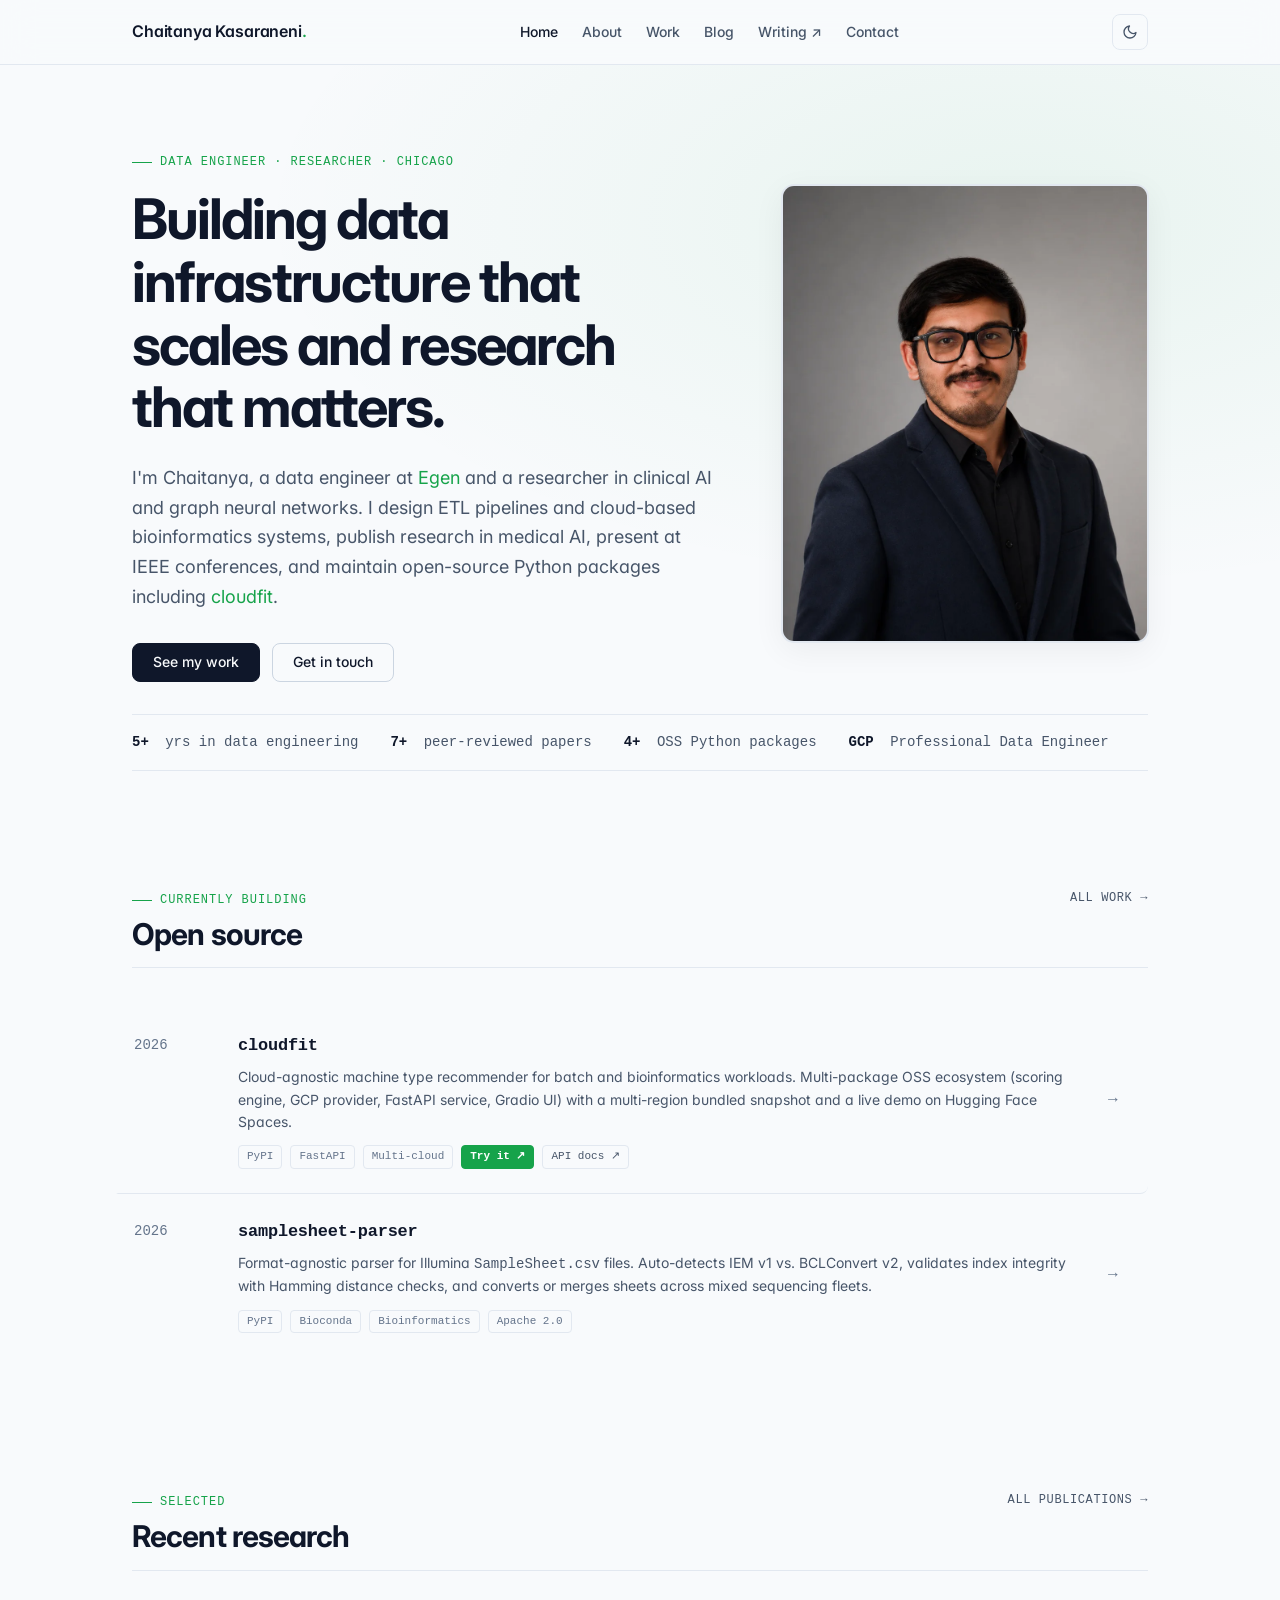
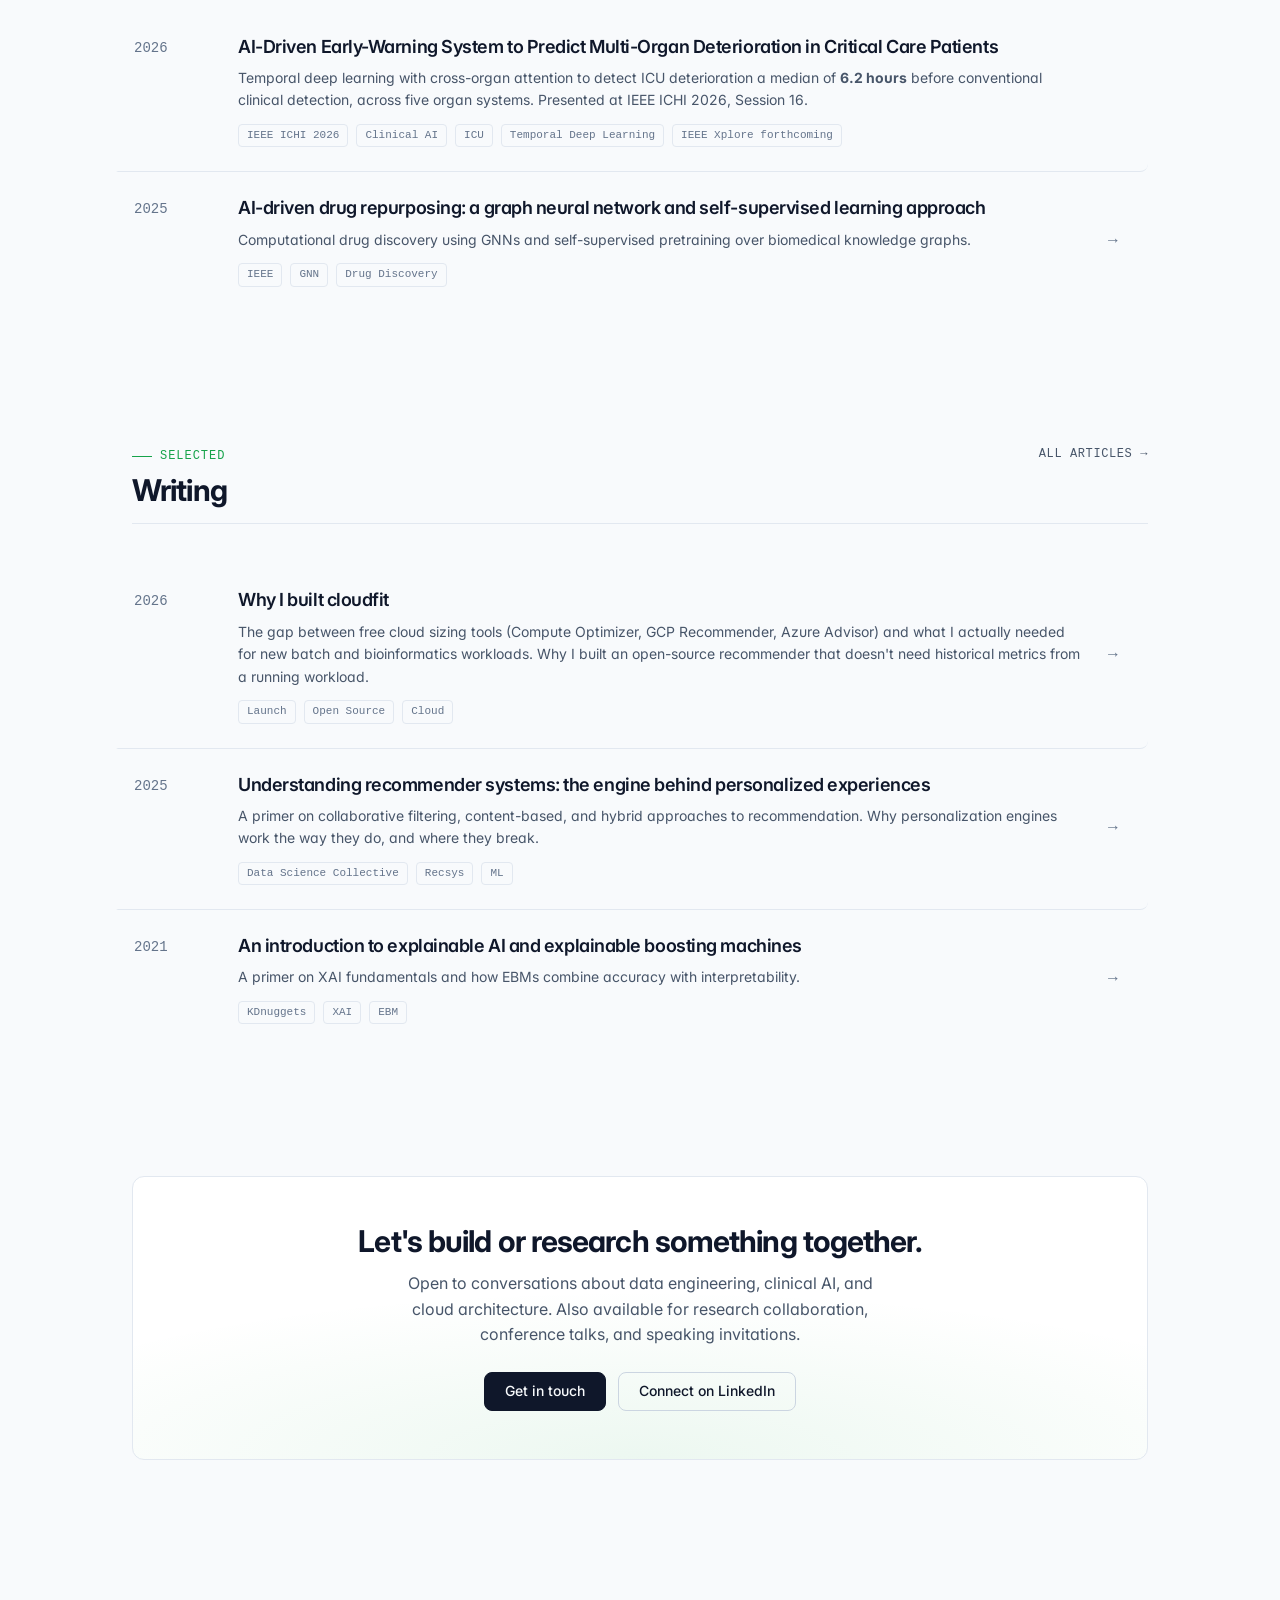
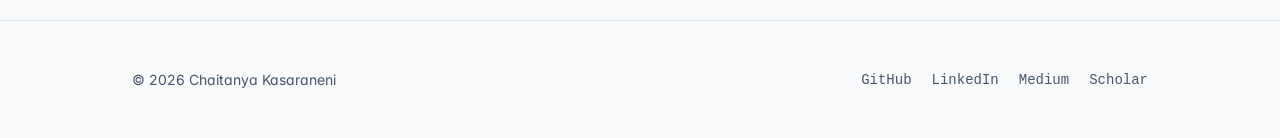
<file: index.html>
<!doctype html>
<html lang="en">
<head>
  <meta charset="utf-8">
  <meta name="viewport" content="width=device-width, initial-scale=1">
  <title>Chaitanya Kasaraneni | Data Engineer, Researcher | Chicago</title>
  <meta name="description" content="Data Engineer at Egen and researcher in clinical AI and GNNs. GCP Professional Data Engineer. I build cloud-based ETL pipelines and bioinformatics infrastructure, publish research in medical AI, and present at IEEE conferences. Maintainer of cloudfit. Based in Chicago.">
  <link rel="canonical" href="https://ckasaraneni.com/">
  <link rel="shortcut icon" href="img/ck.png">

  <meta property="og:type" content="website">
  <meta property="og:title" content="Chaitanya Kasaraneni | Data Engineer, Researcher | Chicago">
  <meta property="og:description" content="Data Engineer at Egen. Researcher in clinical AI and GNNs. IEEE ICHI 2026 presenter. Maintainer of cloudfit. Based in Chicago.">
  <meta property="og:url" content="https://ckasaraneni.com/">
  <meta property="og:image" content="https://ckasaraneni.com/img/kck-square.jpg">
  <meta name="twitter:card" content="summary">

  <script>
    (function () {
      try {
        var t = localStorage.getItem('theme');
        if (t === 'light' || t === 'dark') document.documentElement.setAttribute('data-theme', t);
      } catch (e) {}
    })();
  </script>

  <link rel="stylesheet" href="styles/styles.css">
</head>
<body>
  <a class="skip-link" href="#main">Skip to content</a>

  <header class="site-header">
    <div class="container nav">
      <a class="brand" href="/">Chaitanya Kasaraneni<span class="dot">.</span></a>
      <nav aria-label="Primary">
        <ul class="nav-links">
          <li><a href="/" aria-current="page">Home</a></li>
          <li><a href="/about.html">About</a></li>
          <li><a href="/portfolio.html">Work</a></li>
          <li><a href="/blog/">Blog</a></li>
          <li class="optional"><a href="https://ckasaraneni.medium.com/" target="_blank" rel="noopener">Writing ↗</a></li>
          <li><a href="/contact.html">Contact</a></li>
        </ul>
      </nav>
      <button class="theme-toggle" type="button" aria-label="Toggle color theme">
        <svg class="icon-moon" viewBox="0 0 24 24" fill="none" stroke="currentColor" stroke-width="2" stroke-linecap="round" stroke-linejoin="round" aria-hidden="true"><path d="M21 12.79A9 9 0 1 1 11.21 3 7 7 0 0 0 21 12.79z"/></svg>
        <svg class="icon-sun" viewBox="0 0 24 24" fill="none" stroke="currentColor" stroke-width="2" stroke-linecap="round" stroke-linejoin="round" aria-hidden="true"><circle cx="12" cy="12" r="4"/><path d="M12 2v2M12 20v2M4.93 4.93l1.41 1.41M17.66 17.66l1.41 1.41M2 12h2M20 12h2M4.93 19.07l1.41-1.41M17.66 6.34l1.41-1.41"/></svg>
      </button>
    </div>
  </header>

  <main id="main">
    <!-- Hero -->
    <section class="hero">
      <div class="container">
        <div class="hero-grid">
          <div>
            <p class="kicker">Data Engineer · Researcher · Chicago</p>
            <h1>Building data infrastructure that scales and research that matters.</h1>
            <p class="hero-lead">
              I'm Chaitanya, a data engineer at <a href="https://egen.ai/" target="_blank" rel="noopener">Egen</a> and a researcher in clinical AI and graph neural networks. I design ETL pipelines and cloud-based bioinformatics systems, publish research in medical AI, present at IEEE conferences, and maintain open-source Python packages including <a href="https://github.com/cloudfit-io" target="_blank" rel="noopener">cloudfit</a>.
            </p>
            <div class="btn-row">
              <a class="btn btn-primary" href="/portfolio.html">See my work</a>
              <a class="btn btn-secondary" href="/contact.html">Get in touch</a>
            </div>
          </div>
          <div>
            <picture>
              <source srcset="img/kck-hero.webp" type="image/webp">
              <source srcset="img/kck-hero.jpg" type="image/jpeg">
              <img class="hero-img" src="img/kck-hero.jpg" alt="Chaitanya Kasaraneni" width="900" height="1125">
            </picture>
          </div>
        </div>

        <div class="meta-row reveal-stagger" aria-label="At a glance">
          <span><strong>5+</strong> yrs in data engineering</span>
          <span><strong>7+</strong> peer-reviewed papers</span>
          <span><strong>4+</strong> OSS Python packages</span>
          <span><strong>GCP</strong> Professional Data Engineer</span>
        </div>
      </div>
    </section>

    <!-- Currently building -->
    <section class="reveal">
      <div class="container">
        <div class="section-head">
          <div>
            <p class="kicker">Currently building</p>
            <h2>Open source</h2>
          </div>
          <a class="section-link" href="/portfolio.html">All work →</a>
        </div>

        <ul class="work-list">
          <li class="work-item">
            <div class="work-year">2026</div>
            <div>
              <h3 class="work-title">
                <a href="https://github.com/cloudfit-io" target="_blank" rel="noopener">
                  <code>cloudfit</code>
                </a>
              </h3>
              <p class="work-desc">Cloud-agnostic machine type recommender for batch and bioinformatics workloads. Multi-package OSS ecosystem (scoring engine, GCP provider, FastAPI service, Gradio UI) with a multi-region bundled snapshot and a live demo on Hugging Face Spaces.</p>
              <div class="work-tags">
                <span class="work-tag">PyPI</span>
                <span class="work-tag">FastAPI</span>
                <span class="work-tag">Multi-cloud</span>
                <a class="work-tag work-tag-cta" href="https://chaitanyakasaraneni-cloudfit-ui.hf.space" target="_blank" rel="noopener">Try it ↗</a>
                <a class="work-tag" href="https://chaitanyakasaraneni-cloudfit-api.hf.space/docs" target="_blank" rel="noopener">API docs ↗</a>
              </div>
            </div>
            <div class="work-arrow" aria-hidden="true">→</div>
          </li>

          <li class="work-item">
            <div class="work-year">2026</div>
            <div>
              <h3 class="work-title">
                <a href="https://github.com/chaitanyakasaraneni/samplesheet-parser" target="_blank" rel="noopener">
                  <code>samplesheet-parser</code>
                </a>
              </h3>
              <p class="work-desc">Format-agnostic parser for Illumina <code>SampleSheet.csv</code> files. Auto-detects IEM v1 vs. BCLConvert v2, validates index integrity with Hamming distance checks, and converts or merges sheets across mixed sequencing fleets.</p>
              <div class="work-tags">
                <span class="work-tag">PyPI</span>
                <span class="work-tag">Bioconda</span>
                <span class="work-tag">Bioinformatics</span>
                <span class="work-tag">Apache 2.0</span>
              </div>
            </div>
            <div class="work-arrow" aria-hidden="true">→</div>
          </li>
        </ul>
      </div>
    </section>

    <!-- Selected research -->
    <section class="reveal">
      <div class="container">
        <div class="section-head">
          <div>
            <p class="kicker">Selected</p>
            <h2>Recent research</h2>
          </div>
          <a class="section-link" href="/portfolio.html">All publications →</a>
        </div>

        <ul class="work-list">
          <li class="work-item">
            <div class="work-year">2026</div>
            <div>
              <h3 class="work-title">
                AI-Driven Early-Warning System to Predict Multi-Organ Deterioration in Critical Care Patients
              </h3>
              <p class="work-desc">Temporal deep learning with cross-organ attention to detect ICU deterioration a median of <strong>6.2 hours</strong> before conventional clinical detection, across five organ systems. Presented at IEEE ICHI 2026, Session 16.</p>
              <div class="work-tags">
                <span class="work-tag">IEEE ICHI 2026</span>
                <span class="work-tag">Clinical AI</span>
                <span class="work-tag">ICU</span>
                <span class="work-tag">Temporal Deep Learning</span>
                <span class="work-tag">IEEE Xplore forthcoming</span>
              </div>
            </div>
            <div class="work-arrow" aria-hidden="true"></div>
          </li>

          <li class="work-item">
            <div class="work-year">2025</div>
            <div>
              <h3 class="work-title">
                <a href="https://ieeexplore.ieee.org/abstract/document/11189545" target="_blank" rel="noopener">
                  AI-driven drug repurposing: a graph neural network and self-supervised learning approach
                </a>
              </h3>
              <p class="work-desc">Computational drug discovery using GNNs and self-supervised pretraining over biomedical knowledge graphs.</p>
              <div class="work-tags">
                <span class="work-tag">IEEE</span>
                <span class="work-tag">GNN</span>
                <span class="work-tag">Drug Discovery</span>
              </div>
            </div>
            <div class="work-arrow" aria-hidden="true">→</div>
          </li>
        </ul>
      </div>
    </section>

    <!-- Selected writing -->
    <section class="reveal">
      <div class="container">
        <div class="section-head">
          <div>
            <p class="kicker">Selected</p>
            <h2>Writing</h2>
          </div>
          <a class="section-link" href="/portfolio.html">All articles →</a>
        </div>

        <ul class="work-list">
          <li class="work-item">
            <div class="work-year">2026</div>
            <div>
              <h3 class="work-title">
                <a href="/blog/why-i-built-cloudfit.html">
                  Why I built cloudfit
                </a>
              </h3>
              <p class="work-desc">The gap between free cloud sizing tools (Compute Optimizer, GCP Recommender, Azure Advisor) and what I actually needed for new batch and bioinformatics workloads. Why I built an open-source recommender that doesn't need historical metrics from a running workload.</p>
              <div class="work-tags">
                <span class="work-tag">Launch</span>
                <span class="work-tag">Open Source</span>
                <span class="work-tag">Cloud</span>
              </div>
            </div>
            <div class="work-arrow" aria-hidden="true">→</div>
          </li>

          <li class="work-item">
            <div class="work-year">2025</div>
            <div>
              <h3 class="work-title">
                <a href="https://medium.com/data-science-collective/understanding-recommender-systems-the-engine-behind-personalized-experiences-672cb06397d9" target="_blank" rel="noopener">
                  Understanding recommender systems: the engine behind personalized experiences
                </a>
              </h3>
              <p class="work-desc">A primer on collaborative filtering, content-based, and hybrid approaches to recommendation. Why personalization engines work the way they do, and where they break.</p>
              <div class="work-tags">
                <span class="work-tag">Data Science Collective</span>
                <span class="work-tag">Recsys</span>
                <span class="work-tag">ML</span>
              </div>
            </div>
            <div class="work-arrow" aria-hidden="true">→</div>
          </li>

          <li class="work-item">
            <div class="work-year">2021</div>
            <div>
              <h3 class="work-title">
                <a href="https://www.kdnuggets.com/2021/06/explainable-ai-xai-explainable-boosting-machines-ebm.html" target="_blank" rel="noopener">
                  An introduction to explainable AI and explainable boosting machines
                </a>
              </h3>
              <p class="work-desc">A primer on XAI fundamentals and how EBMs combine accuracy with interpretability.</p>
              <div class="work-tags">
                <span class="work-tag">KDnuggets</span>
                <span class="work-tag">XAI</span>
                <span class="work-tag">EBM</span>
              </div>
            </div>
            <div class="work-arrow" aria-hidden="true">→</div>
          </li>
        </ul>
      </div>
    </section>

    <!-- CTA -->
    <section class="reveal">
      <div class="container">
        <div class="cta-card">
          <h2>Let's build or research something together.</h2>
          <p>Open to conversations about data engineering, clinical AI, and cloud architecture. Also available for research collaboration, conference talks, and speaking invitations.</p>
          <div class="btn-row">
            <a class="btn btn-primary" href="/contact.html">Get in touch</a>
            <a class="btn btn-secondary" href="https://www.linkedin.com/in/chaitanyakasaraneni/" target="_blank" rel="noopener">Connect on LinkedIn</a>
          </div>
        </div>
      </div>
    </section>
  </main>

  <footer class="site-footer">
    <div class="container footer-row">
      <span>&copy; <span id="year"></span> Chaitanya Kasaraneni</span>
      <ul class="social-links">
        <li><a href="https://github.com/chaitanyakasaraneni" target="_blank" rel="noopener">GitHub</a></li>
        <li><a href="https://www.linkedin.com/in/chaitanyakasaraneni/" target="_blank" rel="noopener">LinkedIn</a></li>
        <li><a href="https://ckasaraneni.medium.com/" target="_blank" rel="noopener">Medium</a></li>
        <li><a href="https://scholar.google.com/citations?user=Y2S8D2UAAAAJ&hl=en" target="_blank" rel="noopener">Scholar</a></li>
      </ul>
    </div>
  </footer>

  <script>document.getElementById('year').textContent = new Date().getFullYear();</script>
  <script src="scripts/theme.js"></script>
  <script src="scripts/animations.js" defer></script>
  <script data-goatcounter="https://ckasaraneni.goatcounter.com/count" async src="//gc.zgo.at/count.js"></script>
</body>
</html>
</file>
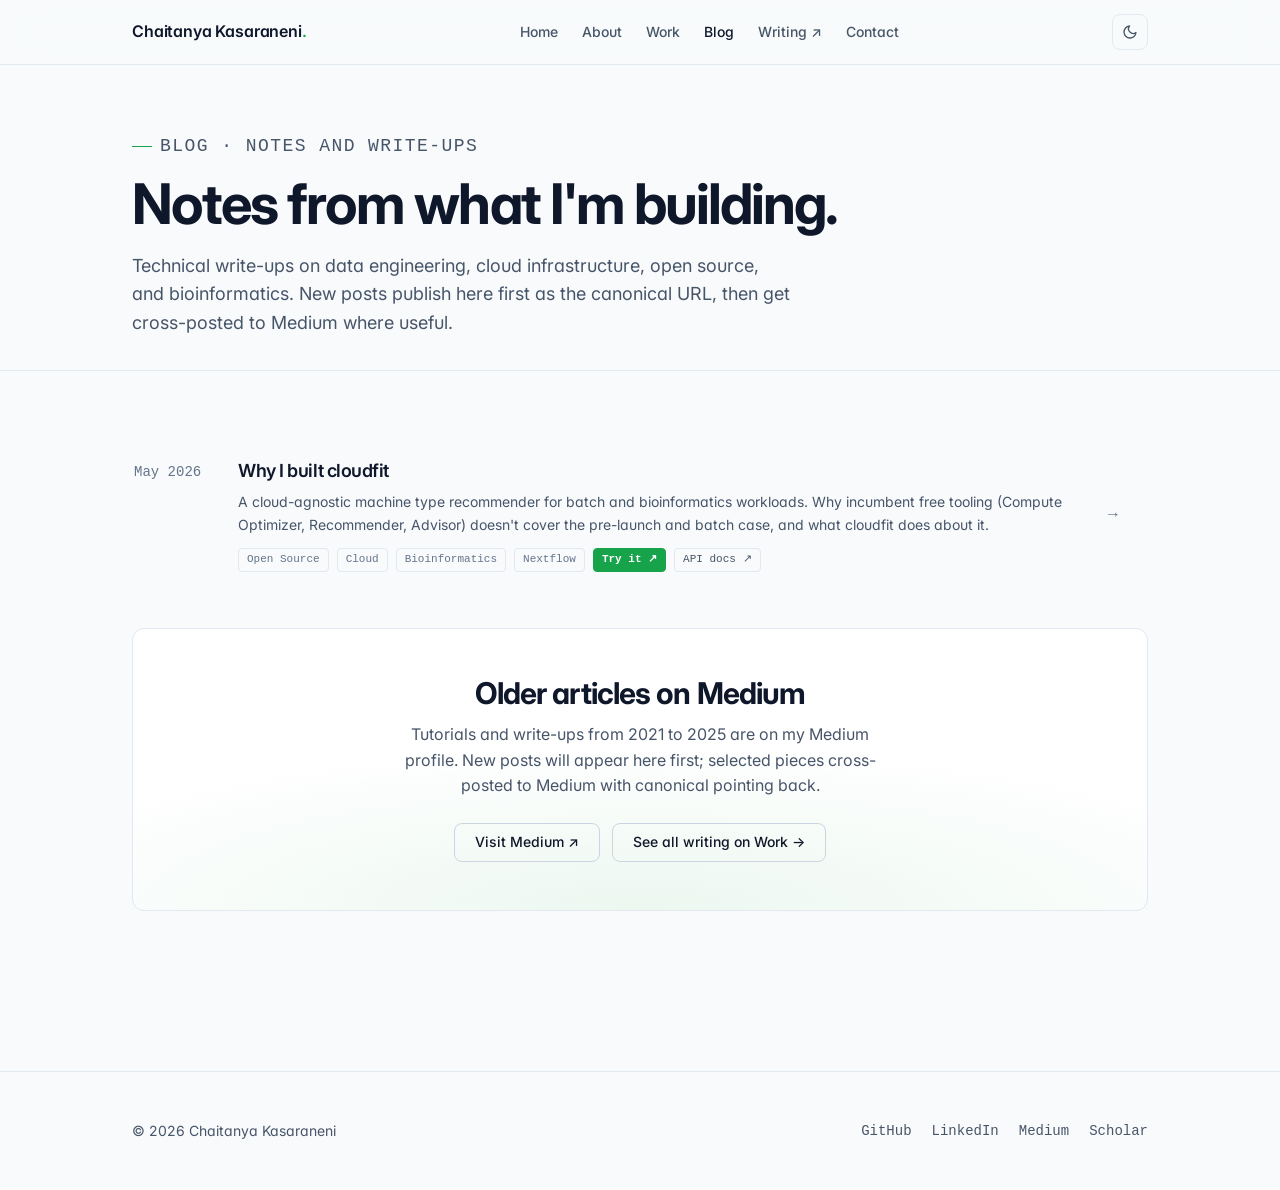
<file: blog/index.html>
<!doctype html>
<html lang="en">
<head>
  <meta charset="utf-8">
  <meta name="viewport" content="width=device-width, initial-scale=1">
  <title>Blog | Chaitanya Kasaraneni</title>
  <meta name="description" content="Technical write-ups on data engineering, cloud infrastructure, open source, and bioinformatics by Chaitanya Kasaraneni. Based in Chicago.">
  <link rel="canonical" href="https://ckasaraneni.com/blog/">
  <link rel="shortcut icon" href="/img/ck.png">

  <meta property="og:type" content="website">
  <meta property="og:title" content="Blog | Chaitanya Kasaraneni">
  <meta property="og:description" content="Technical write-ups on data engineering, cloud infrastructure, open source, and bioinformatics.">
  <meta property="og:url" content="https://ckasaraneni.com/blog/">
  <meta property="og:image" content="https://ckasaraneni.com/img/kck-square.jpg">

  <script>
    (function () {
      try {
        var t = localStorage.getItem('theme');
        if (t === 'light' || t === 'dark') document.documentElement.setAttribute('data-theme', t);
      } catch (e) {}
    })();
  </script>

  <link rel="stylesheet" href="/styles/styles.css">
</head>
<body>
  <a class="skip-link" href="#main">Skip to content</a>

  <header class="site-header">
    <div class="container nav">
      <a class="brand" href="/">Chaitanya Kasaraneni<span class="dot">.</span></a>
      <nav aria-label="Primary">
        <ul class="nav-links">
          <li><a href="/">Home</a></li>
          <li><a href="/about.html">About</a></li>
          <li><a href="/portfolio.html">Work</a></li>
          <li><a href="/blog/" aria-current="page">Blog</a></li>
          <li class="optional"><a href="https://ckasaraneni.medium.com/" target="_blank" rel="noopener">Writing ↗</a></li>
          <li><a href="/contact.html">Contact</a></li>
        </ul>
      </nav>
      <button class="theme-toggle" type="button" aria-label="Toggle color theme">
        <svg class="icon-moon" viewBox="0 0 24 24" fill="none" stroke="currentColor" stroke-width="2" stroke-linecap="round" stroke-linejoin="round" aria-hidden="true"><path d="M21 12.79A9 9 0 1 1 11.21 3 7 7 0 0 0 21 12.79z"/></svg>
        <svg class="icon-sun" viewBox="0 0 24 24" fill="none" stroke="currentColor" stroke-width="2" stroke-linecap="round" stroke-linejoin="round" aria-hidden="true"><circle cx="12" cy="12" r="4"/><path d="M12 2v2M12 20v2M4.93 4.93l1.41 1.41M17.66 17.66l1.41 1.41M2 12h2M20 12h2M4.93 19.07l1.41-1.41M17.66 6.34l1.41-1.41"/></svg>
      </button>
    </div>
  </header>

  <main id="main">
    <section class="page-header">
      <div class="container">
        <p class="kicker">Blog · Notes and write-ups</p>
        <h1>Notes from what I'm building.</h1>
        <p>Technical write-ups on data engineering, cloud infrastructure, open source, and bioinformatics. New posts publish here first as the canonical URL, then get cross-posted to Medium where useful.</p>
      </div>
    </section>

    <section class="reveal">
      <div class="container">
        <ul class="work-list">
          <li class="work-item">
            <div class="work-year">May 2026</div>
            <div>
              <h3 class="work-title">
                <a href="/blog/why-i-built-cloudfit.html">Why I built cloudfit</a>
              </h3>
              <p class="work-desc">A cloud-agnostic machine type recommender for batch and bioinformatics workloads. Why incumbent free tooling (Compute Optimizer, Recommender, Advisor) doesn't cover the pre-launch and batch case, and what cloudfit does about it.</p>
              <div class="work-tags">
                <span class="work-tag">Open Source</span>
                <span class="work-tag">Cloud</span>
                <span class="work-tag">Bioinformatics</span>
                <span class="work-tag">Nextflow</span>
                <a class="work-tag work-tag-cta" href="https://chaitanyakasaraneni-cloudfit-ui.hf.space" target="_blank" rel="noopener">Try it ↗</a>
                <a class="work-tag" href="https://chaitanyakasaraneni-cloudfit-api.hf.space/docs" target="_blank" rel="noopener">API docs ↗</a>
              </div>
            </div>
            <div class="work-arrow" aria-hidden="true">→</div>
          </li>
        </ul>

        <div class="cta-card" style="margin-top: 2rem;">
          <h2>Older articles on Medium</h2>
          <p>Tutorials and write-ups from 2021 to 2025 are on my Medium profile. New posts will appear here first; selected pieces cross-posted to Medium with canonical pointing back.</p>
          <div class="btn-row">
            <a class="btn btn-secondary" href="https://ckasaraneni.medium.com/" target="_blank" rel="noopener">Visit Medium ↗</a>
            <a class="btn btn-secondary" href="/portfolio.html">See all writing on Work →</a>
          </div>
        </div>
      </div>
    </section>
  </main>

  <footer class="site-footer">
    <div class="container footer-row">
      <span>&copy; <span id="year"></span> Chaitanya Kasaraneni</span>
      <ul class="social-links">
        <li><a href="https://github.com/chaitanyakasaraneni" target="_blank" rel="noopener">GitHub</a></li>
        <li><a href="https://www.linkedin.com/in/chaitanyakasaraneni/" target="_blank" rel="noopener">LinkedIn</a></li>
        <li><a href="https://ckasaraneni.medium.com/" target="_blank" rel="noopener">Medium</a></li>
        <li><a href="https://scholar.google.com/citations?user=Y2S8D2UAAAAJ&hl=en" target="_blank" rel="noopener">Scholar</a></li>
      </ul>
    </div>
  </footer>

  <script>document.getElementById('year').textContent = new Date().getFullYear();</script>
  <script src="/scripts/theme.js"></script>
  <script src="/scripts/animations.js" defer></script>
  <script data-goatcounter="https://ckasaraneni.goatcounter.com/count" async src="//gc.zgo.at/count.js"></script>
</body>
</html>
</file>
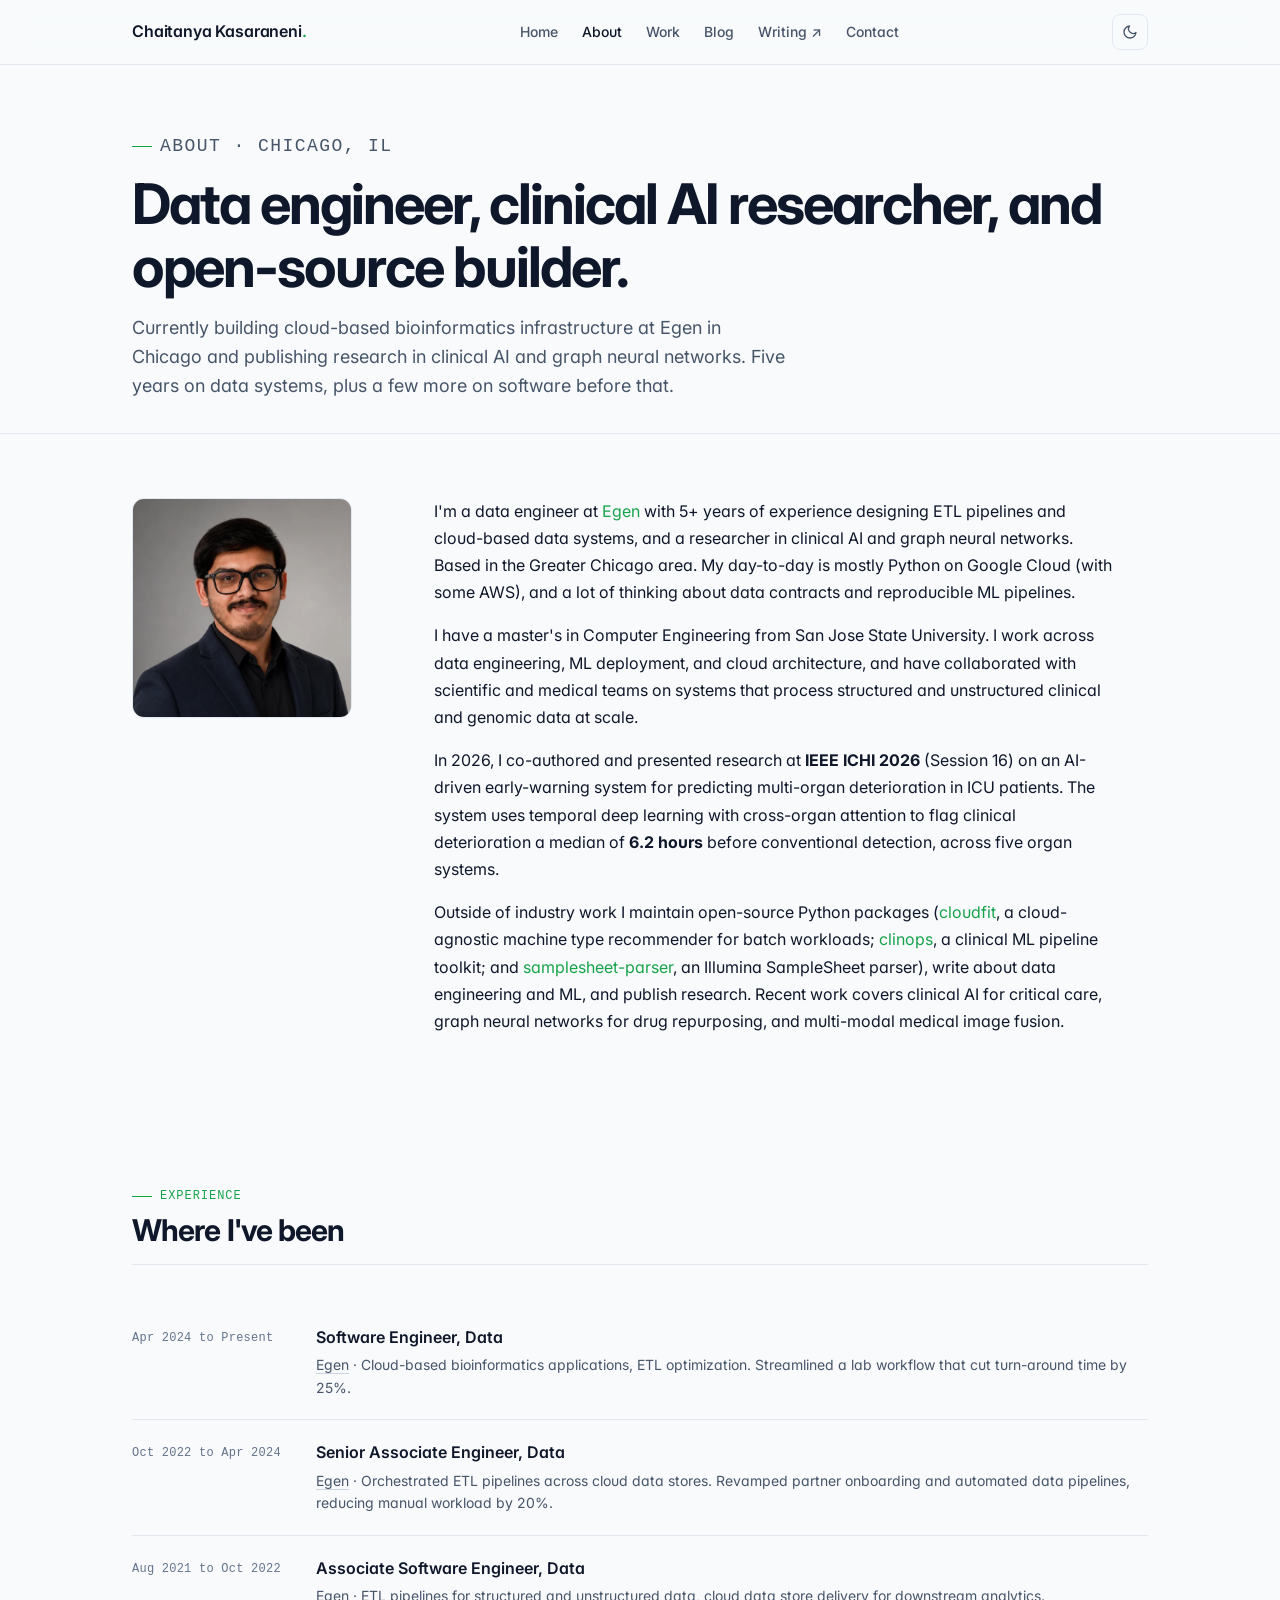
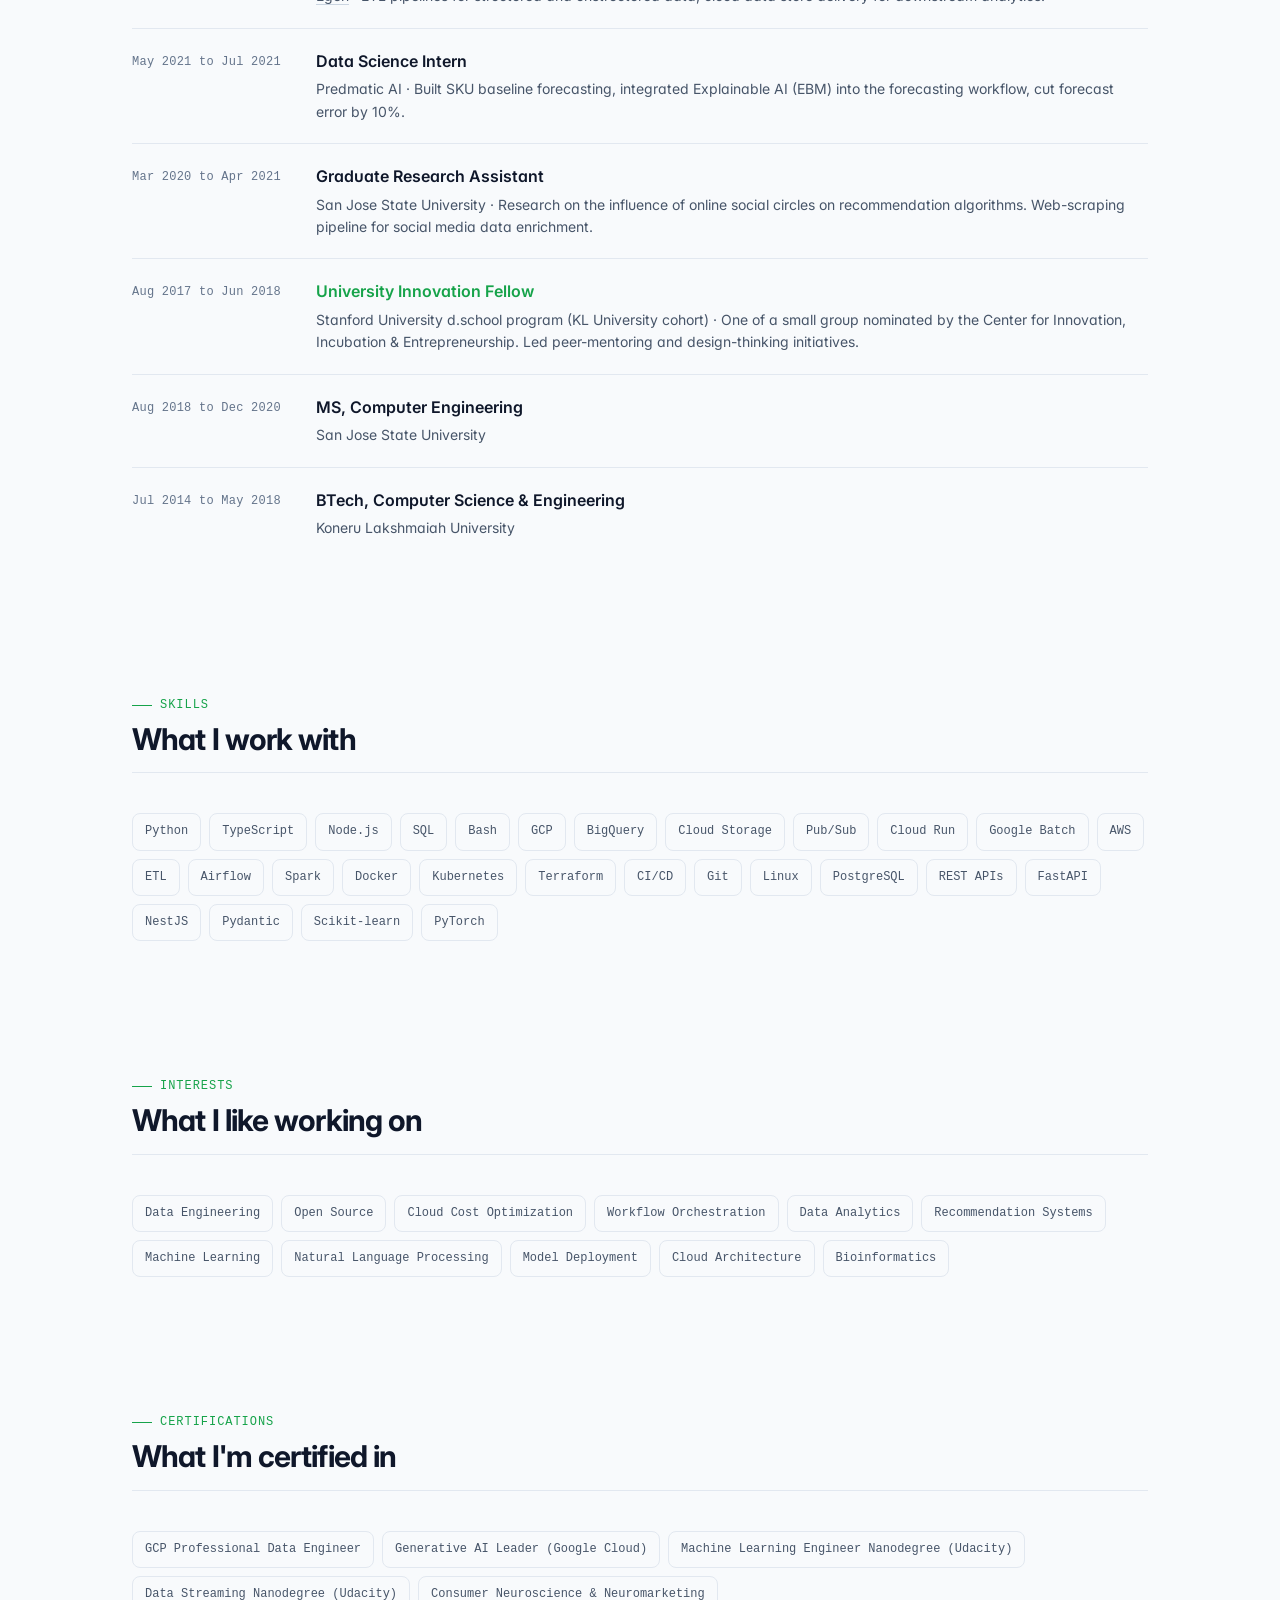
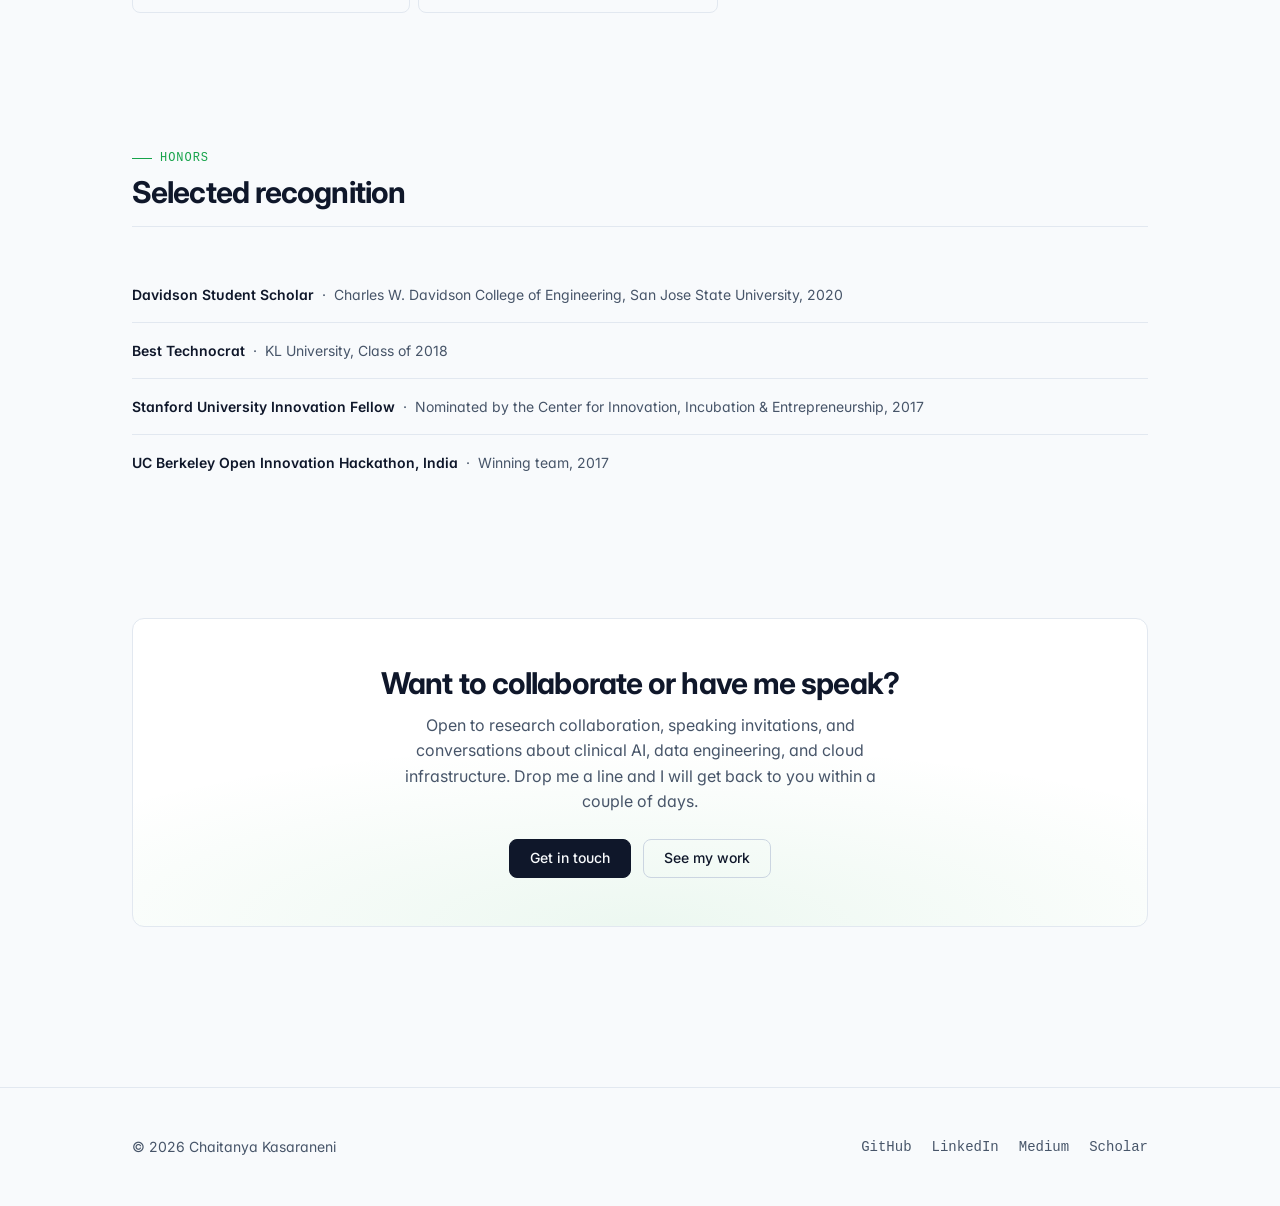
<file: about.html>
<!doctype html>
<html lang="en">
<head>
  <meta charset="utf-8">
  <meta name="viewport" content="width=device-width, initial-scale=1">
  <title>About | Chaitanya Kasaraneni</title>
  <meta name="description" content="Data engineer and researcher in clinical AI and GNNs. 5+ years designing ETL pipelines and cloud systems. IEEE ICHI 2026 presenter. Maintainer of cloudfit. GCP Professional Data Engineer. MS from San Jose State University. Based in Chicago.">
  <link rel="canonical" href="https://ckasaraneni.com/about.html">
  <link rel="shortcut icon" href="img/ck.png">

  <meta property="og:type" content="profile">
  <meta property="og:title" content="About | Chaitanya Kasaraneni">
  <meta property="og:description" content="Data engineer at Egen. ETL, GCP, AWS, ML deployment.">
  <meta property="og:url" content="https://ckasaraneni.com/about.html">
  <meta property="og:image" content="https://ckasaraneni.com/img/kck-square.jpg">

  <script>
    (function () {
      try {
        var t = localStorage.getItem('theme');
        if (t === 'light' || t === 'dark') document.documentElement.setAttribute('data-theme', t);
      } catch (e) {}
    })();
  </script>

  <link rel="stylesheet" href="styles/styles.css">
</head>
<body>
  <a class="skip-link" href="#main">Skip to content</a>

  <header class="site-header">
    <div class="container nav">
      <a class="brand" href="/">Chaitanya Kasaraneni<span class="dot">.</span></a>
      <nav aria-label="Primary">
        <ul class="nav-links">
          <li><a href="/">Home</a></li>
          <li><a href="/about.html" aria-current="page">About</a></li>
          <li><a href="/portfolio.html">Work</a></li>
          <li><a href="/blog/">Blog</a></li>
          <li class="optional"><a href="https://ckasaraneni.medium.com/" target="_blank" rel="noopener">Writing ↗</a></li>
          <li><a href="/contact.html">Contact</a></li>
        </ul>
      </nav>
      <button class="theme-toggle" type="button" aria-label="Toggle color theme">
        <svg class="icon-moon" viewBox="0 0 24 24" fill="none" stroke="currentColor" stroke-width="2" stroke-linecap="round" stroke-linejoin="round" aria-hidden="true"><path d="M21 12.79A9 9 0 1 1 11.21 3 7 7 0 0 0 21 12.79z"/></svg>
        <svg class="icon-sun" viewBox="0 0 24 24" fill="none" stroke="currentColor" stroke-width="2" stroke-linecap="round" stroke-linejoin="round" aria-hidden="true"><circle cx="12" cy="12" r="4"/><path d="M12 2v2M12 20v2M4.93 4.93l1.41 1.41M17.66 17.66l1.41 1.41M2 12h2M20 12h2M4.93 19.07l1.41-1.41M17.66 6.34l1.41-1.41"/></svg>
      </button>
    </div>
  </header>

  <main id="main">
    <section class="page-header">
      <div class="container">
        <p class="kicker">About · Chicago, IL</p>
        <h1>Data engineer, clinical AI researcher, and open-source builder.</h1>
        <p>Currently building cloud-based bioinformatics infrastructure at Egen in Chicago and publishing research in clinical AI and graph neural networks. Five years on data systems, plus a few more on software before that.</p>
      </div>
    </section>

    <section class="reveal">
      <div class="container">
        <div class="about-grid">
          <picture>
            <source srcset="img/kck-square.webp" type="image/webp">
            <source srcset="img/kck-square.jpg" type="image/jpeg">
            <img class="about-photo" src="img/kck-square.jpg" alt="Chaitanya Kasaraneni" width="600" height="600">
          </picture>
          <div class="about-bio prose">
            <p>I'm a data engineer at <a href="https://egen.ai/" target="_blank" rel="noopener">Egen</a> with 5+ years of experience designing ETL pipelines and cloud-based data systems, and a researcher in clinical AI and graph neural networks. Based in the Greater Chicago area. My day-to-day is mostly Python on Google Cloud (with some AWS), and a lot of thinking about data contracts and reproducible ML pipelines.</p>
            <p>I have a master's in Computer Engineering from San Jose State University. I work across data engineering, ML deployment, and cloud architecture, and have collaborated with scientific and medical teams on systems that process structured and unstructured clinical and genomic data at scale.</p>
            <p>In 2026, I co-authored and presented research at <strong>IEEE ICHI 2026</strong> (Session 16) on an AI-driven early-warning system for predicting multi-organ deterioration in ICU patients. The system uses temporal deep learning with cross-organ attention to flag clinical deterioration a median of <strong>6.2 hours</strong> before conventional detection, across five organ systems.</p>
            <p>Outside of industry work I maintain open-source Python packages (<a href="https://github.com/cloudfit-io" target="_blank" rel="noopener">cloudfit</a>, a cloud-agnostic machine type recommender for batch workloads; <a href="https://github.com/chaitanyakasaraneni/clinops" target="_blank" rel="noopener">clinops</a>, a clinical ML pipeline toolkit; and <a href="https://github.com/chaitanyakasaraneni/samplesheet-parser" target="_blank" rel="noopener">samplesheet-parser</a>, an Illumina SampleSheet parser), write about data engineering and ML, and publish research. Recent work covers clinical AI for critical care, graph neural networks for drug repurposing, and multi-modal medical image fusion.</p>
          </div>
        </div>
      </div>
    </section>

    <section class="reveal">
      <div class="container">
        <div class="section-head">
          <div>
            <p class="kicker">Experience</p>
            <h2>Where I've been</h2>
          </div>
        </div>
        <ol class="timeline">
          <li class="timeline-item">
            <div class="timeline-when">Apr 2024 to Present</div>
            <div>
              <p class="timeline-role">Software Engineer, Data</p>
              <p class="timeline-org"><a href="https://egen.ai/" target="_blank" rel="noopener">Egen</a> · Cloud-based bioinformatics applications, ETL optimization. Streamlined a lab workflow that cut turn-around time by 25%.</p>
            </div>
          </li>
          <li class="timeline-item">
            <div class="timeline-when">Oct 2022 to Apr 2024</div>
            <div>
              <p class="timeline-role">Senior Associate Engineer, Data</p>
              <p class="timeline-org"><a href="https://egen.ai/" target="_blank" rel="noopener">Egen</a> · Orchestrated ETL pipelines across cloud data stores. Revamped partner onboarding and automated data pipelines, reducing manual workload by 20%.</p>
            </div>
          </li>
          <li class="timeline-item">
            <div class="timeline-when">Aug 2021 to Oct 2022</div>
            <div>
              <p class="timeline-role">Associate Software Engineer, Data</p>
              <p class="timeline-org"><a href="https://egen.ai/" target="_blank" rel="noopener">Egen</a> · ETL pipelines for structured and unstructured data, cloud data store delivery for downstream analytics.</p>
            </div>
          </li>
          <li class="timeline-item">
            <div class="timeline-when">May 2021 to Jul 2021</div>
            <div>
              <p class="timeline-role">Data Science Intern</p>
              <p class="timeline-org">Predmatic AI · Built SKU baseline forecasting, integrated Explainable AI (EBM) into the forecasting workflow, cut forecast error by 10%.</p>
            </div>
          </li>
          <li class="timeline-item">
            <div class="timeline-when">Mar 2020 to Apr 2021</div>
            <div>
              <p class="timeline-role">Graduate Research Assistant</p>
              <p class="timeline-org">San Jose State University · Research on the influence of online social circles on recommendation algorithms. Web-scraping pipeline for social media data enrichment.</p>
            </div>
          </li>
          <li class="timeline-item">
            <div class="timeline-when">Aug 2017 to Jun 2018</div>
            <div>
              <p class="timeline-role"><a href="https://universityinnovation.org/wiki/Fellow:Chaitanya_Krishna_Kasaraneni" target="_blank" rel="noopener">University Innovation Fellow</a></p>
              <p class="timeline-org">Stanford University d.school program (KL University cohort) · One of a small group nominated by the Center for Innovation, Incubation &amp; Entrepreneurship. Led peer-mentoring and design-thinking initiatives.</p>
            </div>
          </li>
          <li class="timeline-item">
            <div class="timeline-when">Aug 2018 to Dec 2020</div>
            <div>
              <p class="timeline-role">MS, Computer Engineering</p>
              <p class="timeline-org">San Jose State University</p>
            </div>
          </li>
          <li class="timeline-item">
            <div class="timeline-when">Jul 2014 to May 2018</div>
            <div>
              <p class="timeline-role">BTech, Computer Science &amp; Engineering</p>
              <p class="timeline-org">Koneru Lakshmaiah University</p>
            </div>
          </li>
        </ol>
      </div>
    </section>

    <section class="reveal">
      <div class="container">
        <div class="section-head">
          <div>
            <p class="kicker">Skills</p>
            <h2>What I work with</h2>
          </div>
        </div>
        <ul class="tag-grid no-list">
          <li class="tag">Python</li>
          <li class="tag">TypeScript</li>
          <li class="tag">Node.js</li>
          <li class="tag">SQL</li>
          <li class="tag">Bash</li>
          <li class="tag">GCP</li>
          <li class="tag">BigQuery</li>
          <li class="tag">Cloud Storage</li>
          <li class="tag">Pub/Sub</li>
          <li class="tag">Cloud Run</li>
          <li class="tag">Google Batch</li>
          <li class="tag">AWS</li>
          <li class="tag">ETL</li>
          <li class="tag">Airflow</li>
          <li class="tag">Spark</li>
          <li class="tag">Docker</li>
          <li class="tag">Kubernetes</li>
          <li class="tag">Terraform</li>
          <li class="tag">CI/CD</li>
          <li class="tag">Git</li>
          <li class="tag">Linux</li>
          <li class="tag">PostgreSQL</li>
          <li class="tag">REST APIs</li>
          <li class="tag">FastAPI</li>
          <li class="tag">NestJS</li>
          <li class="tag">Pydantic</li>
          <li class="tag">Scikit-learn</li>
          <li class="tag">PyTorch</li>
        </ul>
      </div>
    </section>

    <section class="reveal">
      <div class="container">
        <div class="section-head">
          <div>
            <p class="kicker">Interests</p>
            <h2>What I like working on</h2>
          </div>
        </div>
        <ul class="tag-grid no-list">
          <li class="tag">Data Engineering</li>
          <li class="tag">Open Source</li>
          <li class="tag">Cloud Cost Optimization</li>
          <li class="tag">Workflow Orchestration</li>
          <li class="tag">Data Analytics</li>
          <li class="tag">Recommendation Systems</li>
          <li class="tag">Machine Learning</li>
          <li class="tag">Natural Language Processing</li>
          <li class="tag">Model Deployment</li>
          <li class="tag">Cloud Architecture</li>
          <li class="tag">Bioinformatics</li>
        </ul>
      </div>
    </section>

    <section class="reveal">
      <div class="container">
        <div class="section-head">
          <div>
            <p class="kicker">Certifications</p>
            <h2>What I'm certified in</h2>
          </div>
        </div>
        <ul class="tag-grid no-list">
          <li class="tag">GCP Professional Data Engineer</li>
          <li class="tag">Generative AI Leader (Google Cloud)</li>
          <li class="tag">Machine Learning Engineer Nanodegree (Udacity)</li>
          <li class="tag">Data Streaming Nanodegree (Udacity)</li>
          <li class="tag">Consumer Neuroscience &amp; Neuromarketing</li>
        </ul>
      </div>
    </section>

    <section class="reveal">
      <div class="container">
        <div class="section-head">
          <div>
            <p class="kicker">Honors</p>
            <h2>Selected recognition</h2>
          </div>
        </div>
        <ul class="honors-list">
          <li><strong>Davidson Student Scholar</strong> &nbsp;·&nbsp; Charles W. Davidson College of Engineering, San Jose State University, 2020</li>
          <li><strong>Best Technocrat</strong> &nbsp;·&nbsp; KL University, Class of 2018</li>
          <li><a href="https://universityinnovation.org/wiki/Fellow:Chaitanya_Krishna_Kasaraneni" target="_blank" rel="noopener"><strong>Stanford University Innovation Fellow</strong></a> &nbsp;·&nbsp; Nominated by the Center for Innovation, Incubation &amp; Entrepreneurship, 2017</li>
          <li><strong>UC Berkeley Open Innovation Hackathon, India</strong> &nbsp;·&nbsp; Winning team, 2017</li>
        </ul>
      </div>
    </section>

    <section class="reveal">
      <div class="container">
        <div class="cta-card">
          <h2>Want to collaborate or have me speak?</h2>
          <p>Open to research collaboration, speaking invitations, and conversations about clinical AI, data engineering, and cloud infrastructure. Drop me a line and I will get back to you within a couple of days.</p>
          <div class="btn-row">
            <a class="btn btn-primary" href="/contact.html">Get in touch</a>
            <a class="btn btn-secondary" href="/portfolio.html">See my work</a>
          </div>
        </div>
      </div>
    </section>
  </main>

  <footer class="site-footer">
    <div class="container footer-row">
      <span>&copy; <span id="year"></span> Chaitanya Kasaraneni</span>
      <ul class="social-links">
        <li><a href="https://github.com/chaitanyakasaraneni" target="_blank" rel="noopener">GitHub</a></li>
        <li><a href="https://www.linkedin.com/in/chaitanyakasaraneni/" target="_blank" rel="noopener">LinkedIn</a></li>
        <li><a href="https://ckasaraneni.medium.com/" target="_blank" rel="noopener">Medium</a></li>
        <li><a href="https://scholar.google.com/citations?user=Y2S8D2UAAAAJ&hl=en" target="_blank" rel="noopener">Scholar</a></li>
      </ul>
    </div>
  </footer>

  <script>document.getElementById('year').textContent = new Date().getFullYear();</script>
  <script src="scripts/theme.js"></script>
  <script src="scripts/animations.js" defer></script>
  <script data-goatcounter="https://ckasaraneni.goatcounter.com/count" async src="//gc.zgo.at/count.js"></script>
</body>
</html>
</file>
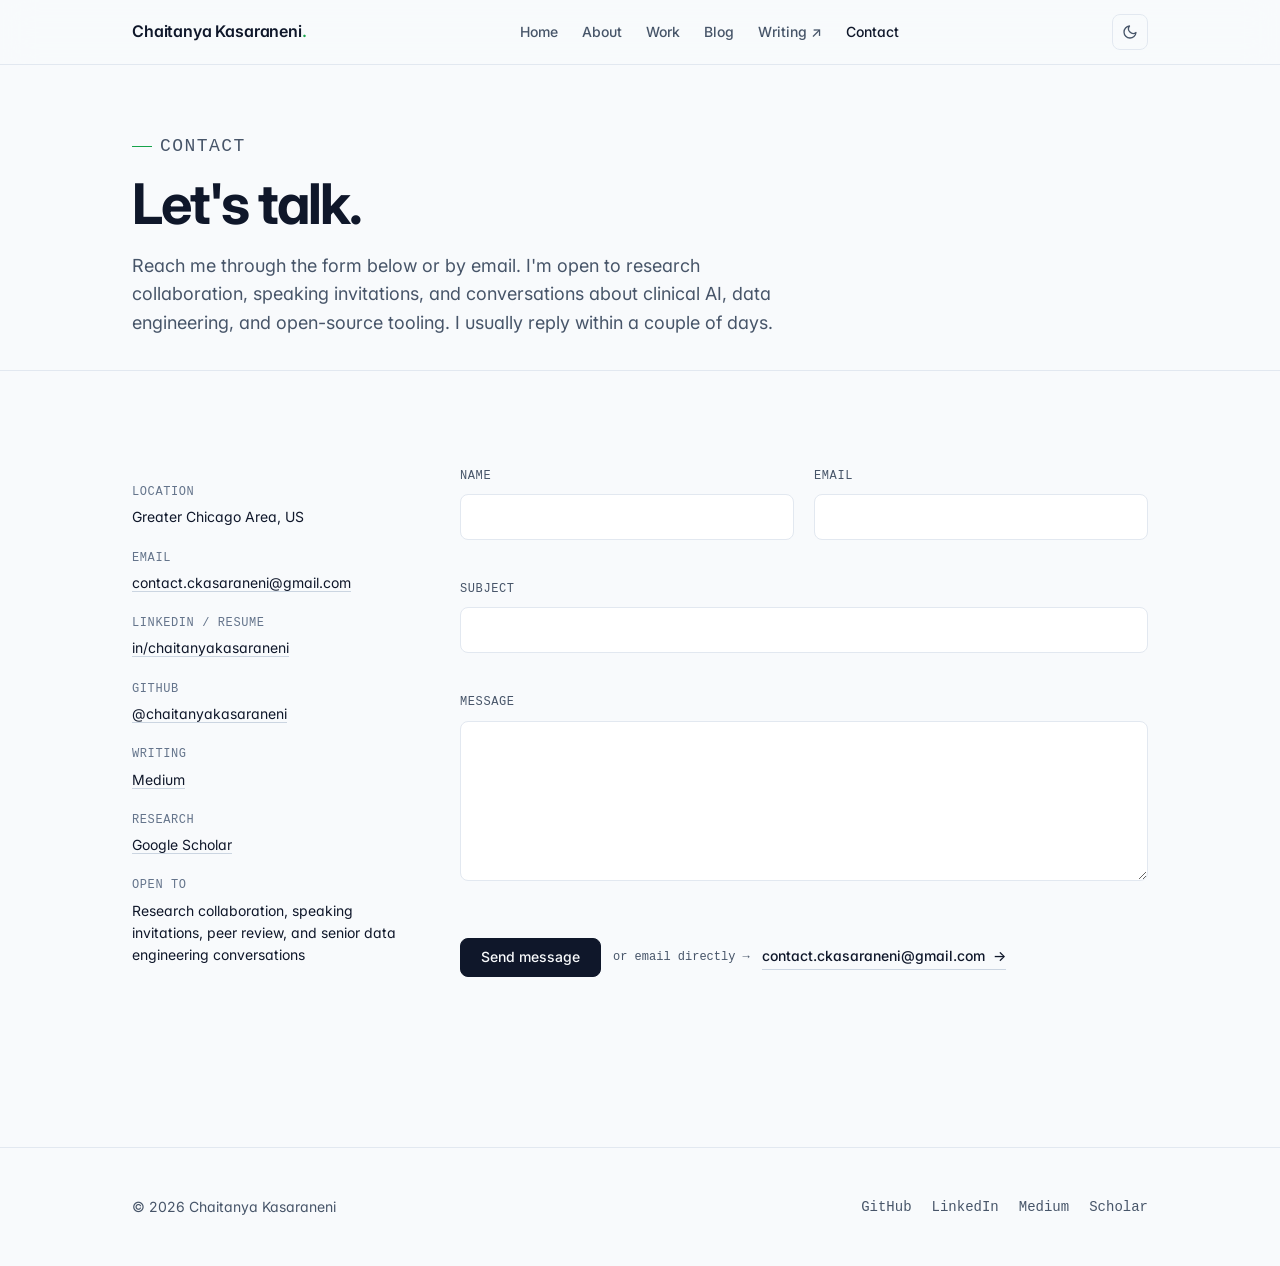
<file: contact.html>
<!doctype html>
<html lang="en">
<head>
  <meta charset="utf-8">
  <meta name="viewport" content="width=device-width, initial-scale=1">
  <title>Contact | Chaitanya Kasaraneni</title>
  <meta name="description" content="Get in touch with Chaitanya Kasaraneni: data engineer, researcher, and writer. Always happy to chat about ETL, ML, and cloud systems.">
  <link rel="canonical" href="https://ckasaraneni.com/contact.html">
  <link rel="shortcut icon" href="img/ck.png">

  <meta property="og:type" content="website">
  <meta property="og:title" content="Contact | Chaitanya Kasaraneni">
  <meta property="og:description" content="Drop me a line.">
  <meta property="og:url" content="https://ckasaraneni.com/contact.html">
  <meta property="og:image" content="https://ckasaraneni.com/img/kck-square.jpg">

  <script>
    (function () {
      try {
        var t = localStorage.getItem('theme');
        if (t === 'light' || t === 'dark') document.documentElement.setAttribute('data-theme', t);
      } catch (e) {}
    })();
  </script>

  <link rel="stylesheet" href="styles/styles.css">
</head>
<body>
  <a class="skip-link" href="#main">Skip to content</a>

  <header class="site-header">
    <div class="container nav">
      <a class="brand" href="/">Chaitanya Kasaraneni<span class="dot">.</span></a>
      <nav aria-label="Primary">
        <ul class="nav-links">
          <li><a href="/">Home</a></li>
          <li><a href="/about.html">About</a></li>
          <li><a href="/portfolio.html">Work</a></li>
          <li><a href="/blog/">Blog</a></li>
          <li class="optional"><a href="https://ckasaraneni.medium.com/" target="_blank" rel="noopener">Writing ↗</a></li>
          <li><a href="/contact.html" aria-current="page">Contact</a></li>
        </ul>
      </nav>
      <button class="theme-toggle" type="button" aria-label="Toggle color theme">
        <svg class="icon-moon" viewBox="0 0 24 24" fill="none" stroke="currentColor" stroke-width="2" stroke-linecap="round" stroke-linejoin="round" aria-hidden="true"><path d="M21 12.79A9 9 0 1 1 11.21 3 7 7 0 0 0 21 12.79z"/></svg>
        <svg class="icon-sun" viewBox="0 0 24 24" fill="none" stroke="currentColor" stroke-width="2" stroke-linecap="round" stroke-linejoin="round" aria-hidden="true"><circle cx="12" cy="12" r="4"/><path d="M12 2v2M12 20v2M4.93 4.93l1.41 1.41M17.66 17.66l1.41 1.41M2 12h2M20 12h2M4.93 19.07l1.41-1.41M17.66 6.34l1.41-1.41"/></svg>
      </button>
    </div>
  </header>

  <main id="main">
    <section class="page-header">
      <div class="container">
        <p class="kicker">Contact</p>
        <h1>Let's talk.</h1>
        <p>Reach me through the form below or by email. I'm open to research collaboration, speaking invitations, and conversations about clinical AI, data engineering, and open-source tooling. I usually reply within a couple of days.</p>
      </div>
    </section>

    <section class="reveal">
      <div class="container">
        <div class="contact-grid">
          <aside>
            <dl class="contact-info">
              <dt>Location</dt>
              <dd>Greater Chicago Area, US</dd>

              <dt>Email</dt>
              <dd><a href="mailto:contact.ckasaraneni@gmail.com">contact.ckasaraneni@gmail.com</a></dd>

              <dt>LinkedIn / Resume</dt>
              <dd><a href="https://www.linkedin.com/in/chaitanyakasaraneni/" target="_blank" rel="noopener">in/chaitanyakasaraneni</a></dd>

              <dt>GitHub</dt>
              <dd><a href="https://github.com/chaitanyakasaraneni" target="_blank" rel="noopener">@chaitanyakasaraneni</a></dd>

              <dt>Writing</dt>
              <dd><a href="https://ckasaraneni.medium.com/" target="_blank" rel="noopener">Medium</a></dd>

              <dt>Research</dt>
              <dd><a href="https://scholar.google.com/citations?user=Y2S8D2UAAAAJ&hl=en" target="_blank" rel="noopener">Google Scholar</a></dd>

              <dt>Open to</dt>
              <dd>Research collaboration, speaking invitations, peer review, and senior data engineering conversations</dd>
            </dl>
          </aside>

          <form class="form" id="contactForm" action="https://formspree.io/f/xjkpvprp" method="POST">
            <div class="form-row">
              <div>
                <label for="name">Name</label>
                <input id="name" name="name" type="text" required autocomplete="name">
              </div>
              <div>
                <label for="email">Email</label>
                <input id="email" name="email" type="email" required autocomplete="email">
              </div>
            </div>
            <div>
              <label for="subject">Subject</label>
              <input id="subject" name="subject" type="text" required>
            </div>
            <div>
              <label for="message">Message</label>
              <textarea id="message" name="message" required></textarea>
            </div>
            <div class="actions">
              <button type="submit" class="btn btn-primary">Send message</button>
              <span class="muted mono" style="font-size: var(--text-xs);">or email directly →</span>
              <a class="arrow-link" href="mailto:contact.ckasaraneni@gmail.com">contact.ckasaraneni@gmail.com</a>
            </div>
          </form>
        </div>
      </div>
    </section>
  </main>

  <footer class="site-footer">
    <div class="container footer-row">
      <span>&copy; <span id="year"></span> Chaitanya Kasaraneni</span>
      <ul class="social-links">
        <li><a href="https://github.com/chaitanyakasaraneni" target="_blank" rel="noopener">GitHub</a></li>
        <li><a href="https://www.linkedin.com/in/chaitanyakasaraneni/" target="_blank" rel="noopener">LinkedIn</a></li>
        <li><a href="https://ckasaraneni.medium.com/" target="_blank" rel="noopener">Medium</a></li>
        <li><a href="https://scholar.google.com/citations?user=Y2S8D2UAAAAJ&hl=en" target="_blank" rel="noopener">Scholar</a></li>
      </ul>
    </div>
  </footer>

  <script>document.getElementById('year').textContent = new Date().getFullYear();</script>
  <script src="scripts/theme.js"></script>
  <script src="scripts/animations.js" defer></script>
  <script data-goatcounter="https://ckasaraneni.goatcounter.com/count" async src="//gc.zgo.at/count.js"></script>
</body>
</html>
</file>
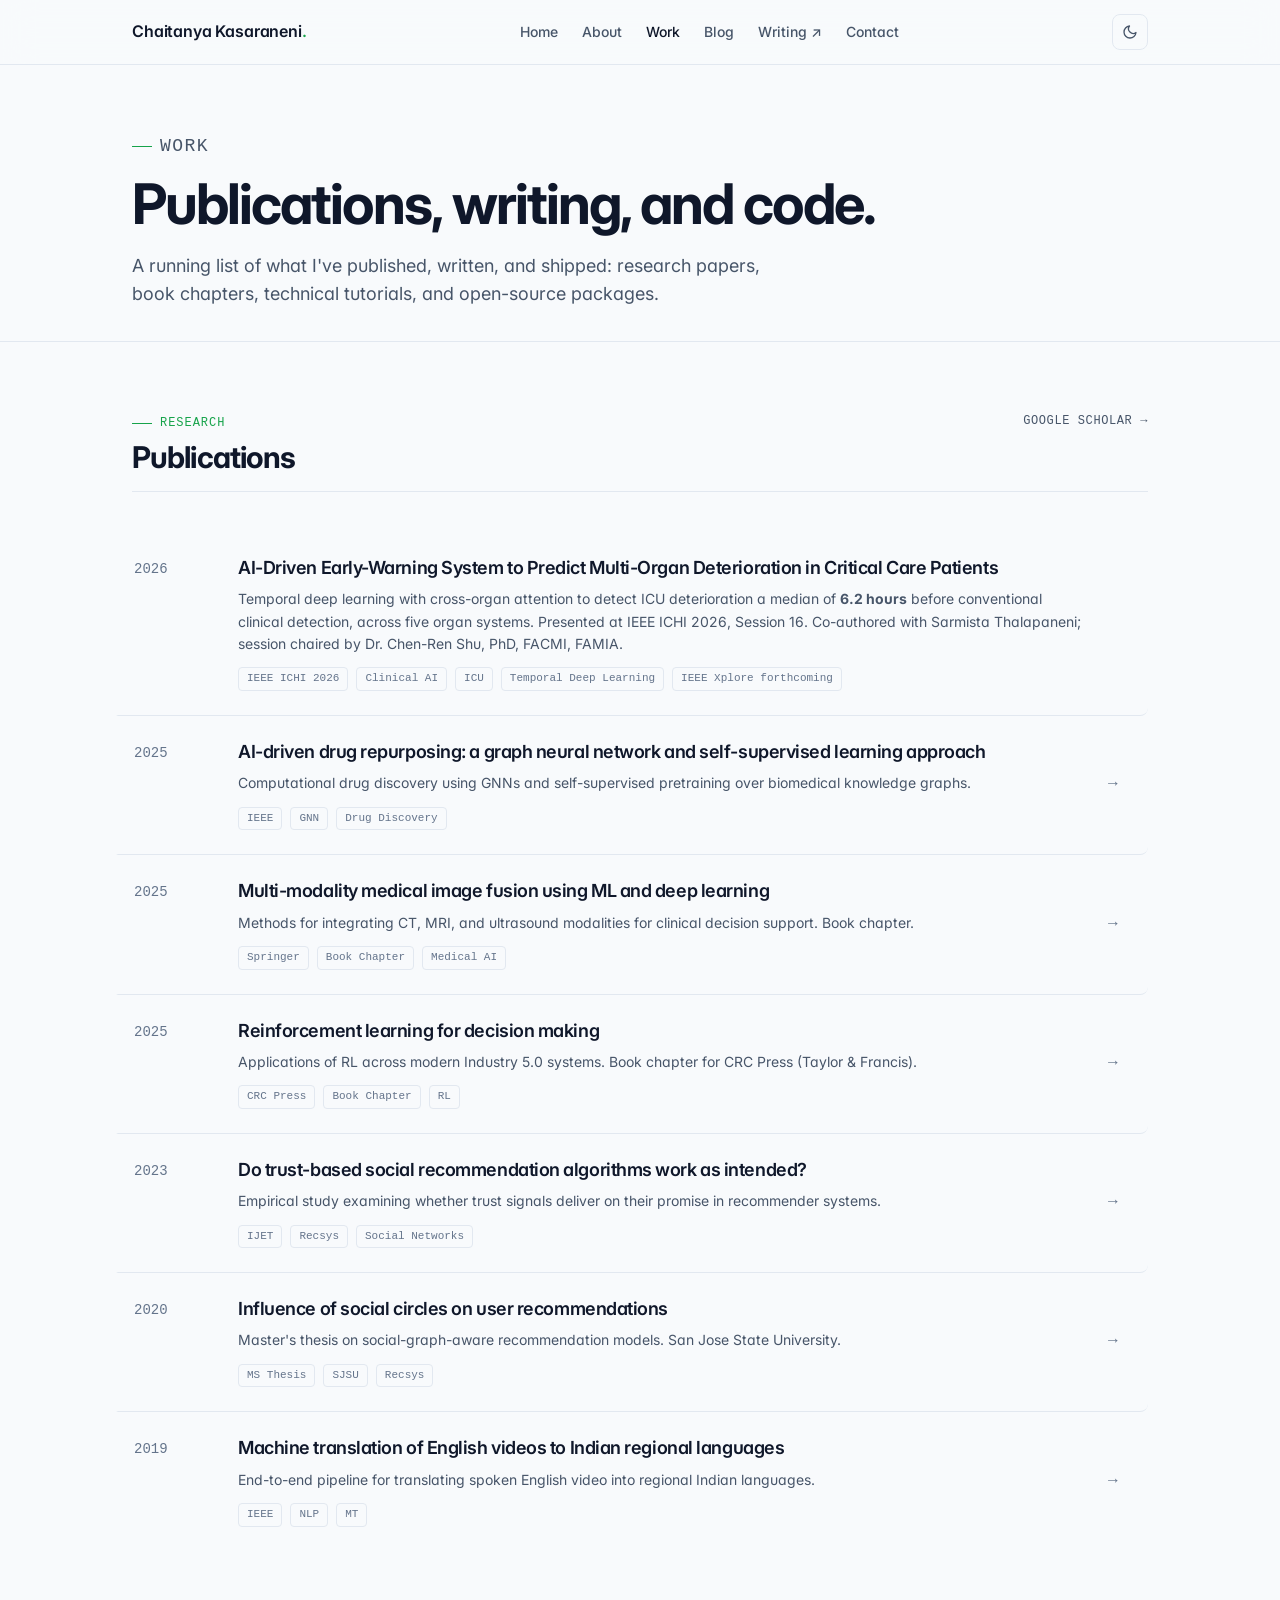
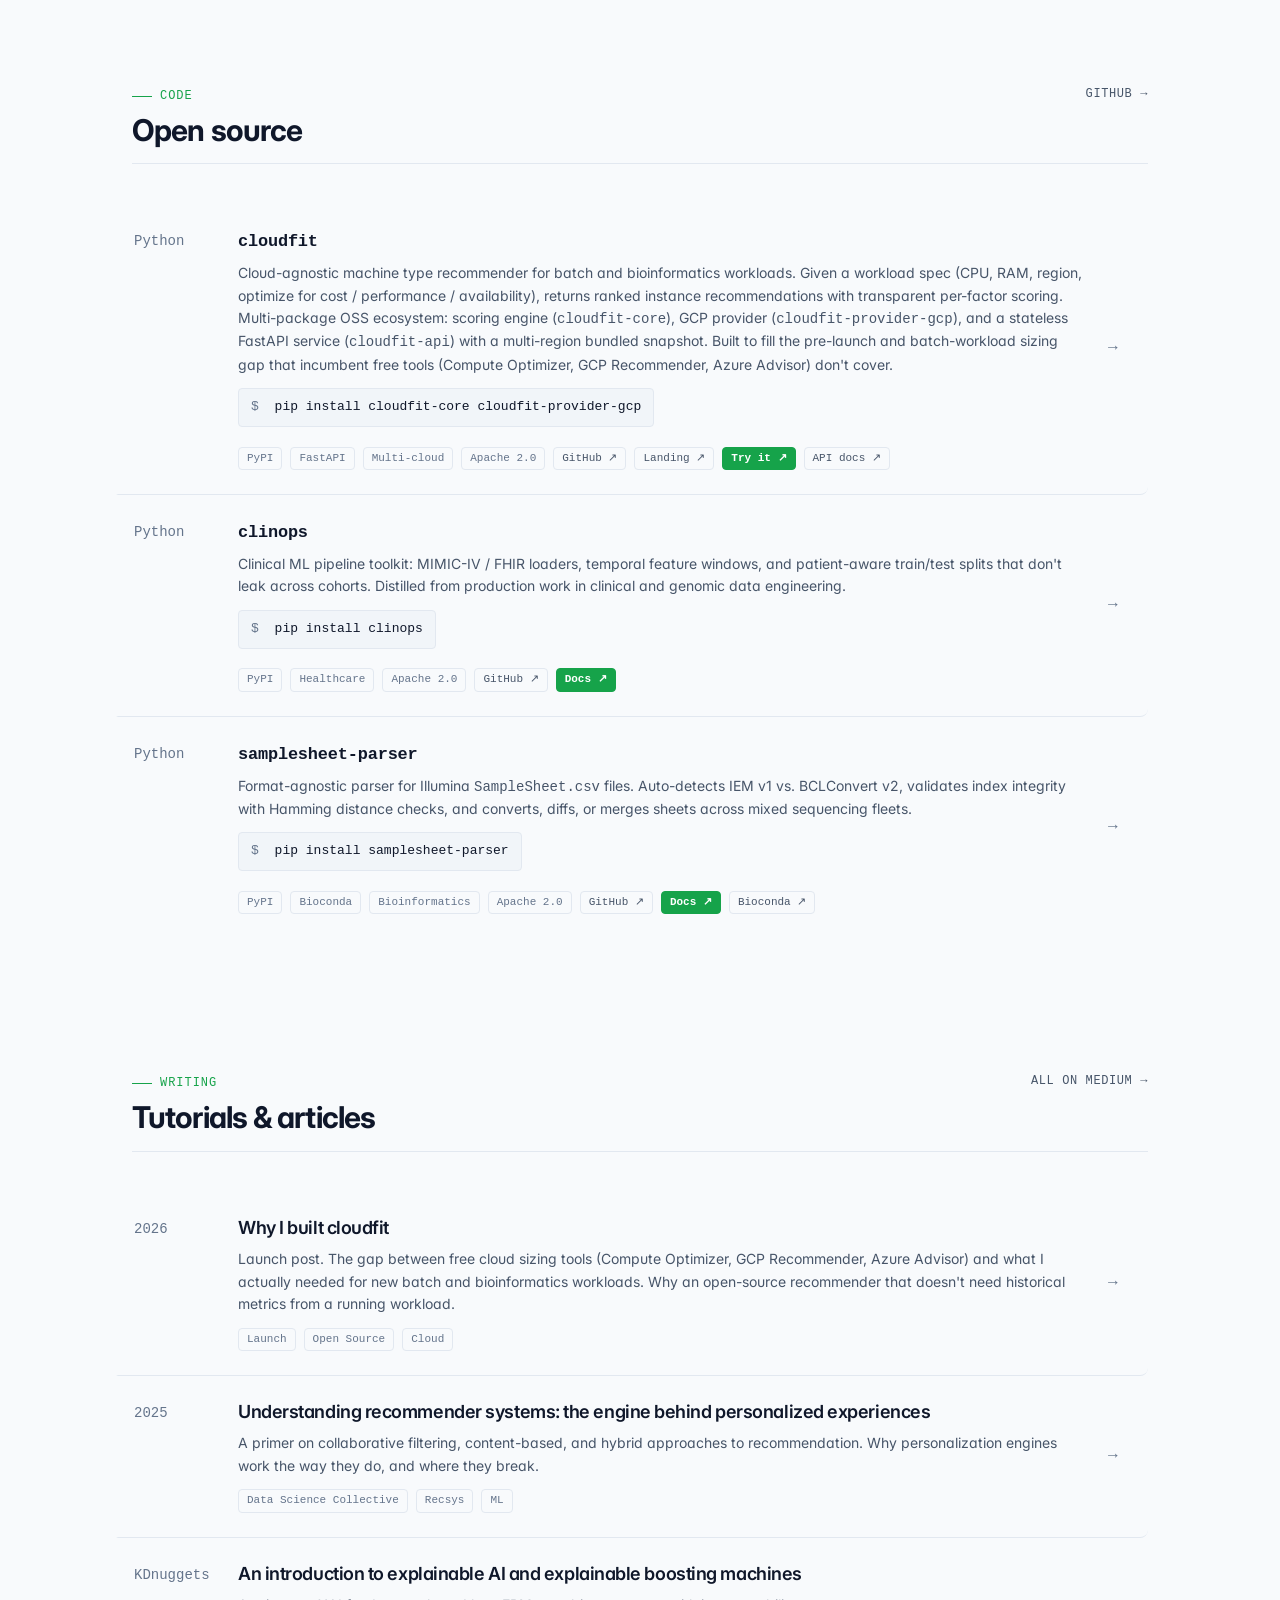
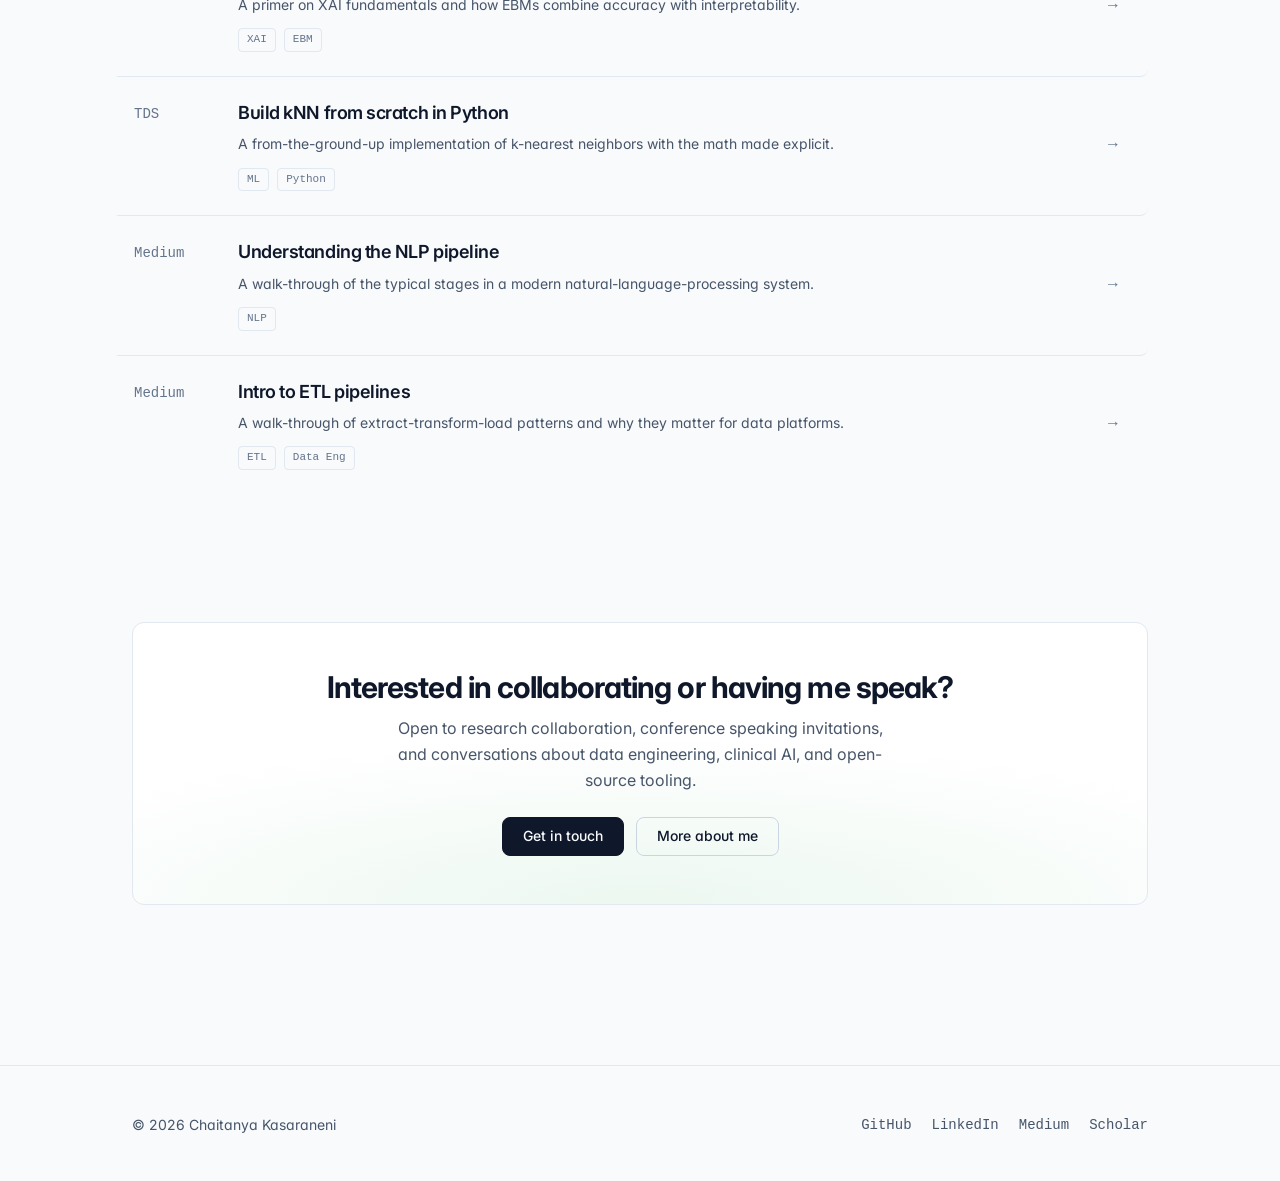
<file: portfolio.html>
<!doctype html>
<html lang="en">
<head>
  <meta charset="utf-8">
  <meta name="viewport" content="width=device-width, initial-scale=1">
  <title>Work | Chaitanya Kasaraneni</title>
  <meta name="description" content="Publications, technical writing, and open-source projects by Chaitanya Kasaraneni. Clinical AI, graph neural networks, data engineering, and bioinformatics. IEEE ICHI 2026 presenter.">
  <link rel="canonical" href="https://ckasaraneni.com/portfolio.html">
  <link rel="shortcut icon" href="img/ck.png">

  <meta property="og:type" content="website">
  <meta property="og:title" content="Work | Chaitanya Kasaraneni">
  <meta property="og:description" content="Publications, writing, and code.">
  <meta property="og:url" content="https://ckasaraneni.com/portfolio.html">
  <meta property="og:image" content="https://ckasaraneni.com/img/kck-square.jpg">

  <script>
    (function () {
      try {
        var t = localStorage.getItem('theme');
        if (t === 'light' || t === 'dark') document.documentElement.setAttribute('data-theme', t);
      } catch (e) {}
    })();
  </script>

  <link rel="stylesheet" href="styles/styles.css">
</head>
<body>
  <a class="skip-link" href="#main">Skip to content</a>

  <header class="site-header">
    <div class="container nav">
      <a class="brand" href="/">Chaitanya Kasaraneni<span class="dot">.</span></a>
      <nav aria-label="Primary">
        <ul class="nav-links">
          <li><a href="/">Home</a></li>
          <li><a href="/about.html">About</a></li>
          <li><a href="/portfolio.html" aria-current="page">Work</a></li>
          <li><a href="/blog/">Blog</a></li>
          <li class="optional"><a href="https://ckasaraneni.medium.com/" target="_blank" rel="noopener">Writing ↗</a></li>
          <li><a href="/contact.html">Contact</a></li>
        </ul>
      </nav>
      <button class="theme-toggle" type="button" aria-label="Toggle color theme">
        <svg class="icon-moon" viewBox="0 0 24 24" fill="none" stroke="currentColor" stroke-width="2" stroke-linecap="round" stroke-linejoin="round" aria-hidden="true"><path d="M21 12.79A9 9 0 1 1 11.21 3 7 7 0 0 0 21 12.79z"/></svg>
        <svg class="icon-sun" viewBox="0 0 24 24" fill="none" stroke="currentColor" stroke-width="2" stroke-linecap="round" stroke-linejoin="round" aria-hidden="true"><circle cx="12" cy="12" r="4"/><path d="M12 2v2M12 20v2M4.93 4.93l1.41 1.41M17.66 17.66l1.41 1.41M2 12h2M20 12h2M4.93 19.07l1.41-1.41M17.66 6.34l1.41-1.41"/></svg>
      </button>
    </div>
  </header>

  <main id="main">
    <section class="page-header">
      <div class="container">
        <p class="kicker">Work</p>
        <h1>Publications, writing, and code.</h1>
        <p>A running list of what I've published, written, and shipped: research papers, book chapters, technical tutorials, and open-source packages.</p>
      </div>
    </section>

    <!-- Publications -->
    <section class="reveal">
      <div class="container">
        <div class="section-head">
          <div>
            <p class="kicker">Research</p>
            <h2>Publications</h2>
          </div>
          <a class="section-link" href="https://scholar.google.com/citations?user=Y2S8D2UAAAAJ&hl=en" target="_blank" rel="noopener">Google Scholar →</a>
        </div>

        <ul class="work-list">
          <li class="work-item">
            <div class="work-year">2026</div>
            <div>
              <h3 class="work-title">
                AI-Driven Early-Warning System to Predict Multi-Organ Deterioration in Critical Care Patients
              </h3>
              <p class="work-desc">Temporal deep learning with cross-organ attention to detect ICU deterioration a median of <strong>6.2 hours</strong> before conventional clinical detection, across five organ systems. Presented at IEEE ICHI 2026, Session 16. Co-authored with Sarmista Thalapaneni; session chaired by Dr. Chen-Ren Shu, PhD, FACMI, FAMIA.</p>
              <div class="work-tags">
                <span class="work-tag">IEEE ICHI 2026</span>
                <span class="work-tag">Clinical AI</span>
                <span class="work-tag">ICU</span>
                <span class="work-tag">Temporal Deep Learning</span>
                <span class="work-tag">IEEE Xplore forthcoming</span>
              </div>
            </div>
            <div class="work-arrow" aria-hidden="true"></div>
          </li>

          <li class="work-item">
            <div class="work-year">2025</div>
            <div>
              <h3 class="work-title">
                <a href="https://ieeexplore.ieee.org/abstract/document/11189545" target="_blank" rel="noopener">
                  AI-driven drug repurposing: a graph neural network and self-supervised learning approach
                </a>
              </h3>
              <p class="work-desc">Computational drug discovery using GNNs and self-supervised pretraining over biomedical knowledge graphs.</p>
              <div class="work-tags">
                <span class="work-tag">IEEE</span>
                <span class="work-tag">GNN</span>
                <span class="work-tag">Drug Discovery</span>
              </div>
            </div>
            <div class="work-arrow" aria-hidden="true">→</div>
          </li>

          <li class="work-item">
            <div class="work-year">2025</div>
            <div>
              <h3 class="work-title">
                <a href="https://link.springer.com/chapter/10.1007/978-3-031-98728-1_16" target="_blank" rel="noopener">
                  Multi-modality medical image fusion using ML and deep learning
                </a>
              </h3>
              <p class="work-desc">Methods for integrating CT, MRI, and ultrasound modalities for clinical decision support. Book chapter.</p>
              <div class="work-tags">
                <span class="work-tag">Springer</span>
                <span class="work-tag">Book Chapter</span>
                <span class="work-tag">Medical AI</span>
              </div>
            </div>
            <div class="work-arrow" aria-hidden="true">→</div>
          </li>

          <li class="work-item">
            <div class="work-year">2025</div>
            <div>
              <h3 class="work-title">
                <a href="https://www.taylorfrancis.com/chapters/edit/10.1201/9781003568995-2/reinforcement-learning-decision-making-nazeerunnisa-qureshey-nandini-prasad-nisha-yarlagadda-anuradha-chaitanya-krishna-kasaraneni-nagabhushana-rao" target="_blank" rel="noopener">
                  Reinforcement learning for decision making
                </a>
              </h3>
              <p class="work-desc">Applications of RL across modern Industry 5.0 systems. Book chapter for CRC Press (Taylor &amp; Francis).</p>
              <div class="work-tags">
                <span class="work-tag">CRC Press</span>
                <span class="work-tag">Book Chapter</span>
                <span class="work-tag">RL</span>
              </div>
            </div>
            <div class="work-arrow" aria-hidden="true">→</div>
          </li>

          <li class="work-item">
            <div class="work-year">2023</div>
            <div>
              <h3 class="work-title">
                <a href="https://doi.org/10.14419/ijet.v12i2.32328" target="_blank" rel="noopener">
                  Do trust-based social recommendation algorithms work as intended?
                </a>
              </h3>
              <p class="work-desc">Empirical study examining whether trust signals deliver on their promise in recommender systems.</p>
              <div class="work-tags">
                <span class="work-tag">IJET</span>
                <span class="work-tag">Recsys</span>
                <span class="work-tag">Social Networks</span>
              </div>
            </div>
            <div class="work-arrow" aria-hidden="true">→</div>
          </li>

          <li class="work-item">
            <div class="work-year">2020</div>
            <div>
              <h3 class="work-title">
                <a href="https://scholarworks.sjsu.edu/etd_theses/5151/" target="_blank" rel="noopener">
                  Influence of social circles on user recommendations
                </a>
              </h3>
              <p class="work-desc">Master's thesis on social-graph-aware recommendation models. San Jose State University.</p>
              <div class="work-tags">
                <span class="work-tag">MS Thesis</span>
                <span class="work-tag">SJSU</span>
                <span class="work-tag">Recsys</span>
              </div>
            </div>
            <div class="work-arrow" aria-hidden="true">→</div>
          </li>

          <li class="work-item">
            <div class="work-year">2019</div>
            <div>
              <h3 class="work-title">
                <a href="https://ieeexplore.ieee.org/document/8937988" target="_blank" rel="noopener">
                  Machine translation of English videos to Indian regional languages
                </a>
              </h3>
              <p class="work-desc">End-to-end pipeline for translating spoken English video into regional Indian languages.</p>
              <div class="work-tags">
                <span class="work-tag">IEEE</span>
                <span class="work-tag">NLP</span>
                <span class="work-tag">MT</span>
              </div>
            </div>
            <div class="work-arrow" aria-hidden="true">→</div>
          </li>
        </ul>
      </div>
    </section>

    <!-- Code -->
    <section class="reveal">
      <div class="container">
        <div class="section-head">
          <div>
            <p class="kicker">Code</p>
            <h2>Open source</h2>
          </div>
          <a class="section-link" href="https://github.com/chaitanyakasaraneni" target="_blank" rel="noopener">GitHub →</a>
        </div>

        <ul class="work-list">
          <li class="work-item">
            <div class="work-year">Python</div>
            <div>
              <h3 class="work-title">
                <a href="https://github.com/cloudfit-io" target="_blank" rel="noopener">
                  <code>cloudfit</code>
                </a>
              </h3>
              <p class="work-desc">Cloud-agnostic machine type recommender for batch and bioinformatics workloads. Given a workload spec (CPU, RAM, region, optimize for cost / performance / availability), returns ranked instance recommendations with transparent per-factor scoring. Multi-package OSS ecosystem: scoring engine (<code>cloudfit-core</code>), GCP provider (<code>cloudfit-provider-gcp</code>), and a stateless FastAPI service (<code>cloudfit-api</code>) with a multi-region bundled snapshot. Built to fill the pre-launch and batch-workload sizing gap that incumbent free tools (Compute Optimizer, GCP Recommender, Azure Advisor) don't cover.</p>
              <pre class="install-cmd"><span class="prompt">$</span> pip install cloudfit-core cloudfit-provider-gcp</pre>
              <div class="work-tags">
                <span class="work-tag">PyPI</span>
                <span class="work-tag">FastAPI</span>
                <span class="work-tag">Multi-cloud</span>
                <span class="work-tag">Apache 2.0</span>
                <a class="work-tag" href="https://github.com/cloudfit-io" target="_blank" rel="noopener">GitHub ↗</a>
                <a class="work-tag" href="https://cloudfit-io.github.io" target="_blank" rel="noopener">Landing ↗</a>
                <a class="work-tag work-tag-cta" href="https://chaitanyakasaraneni-cloudfit-ui.hf.space" target="_blank" rel="noopener">Try it ↗</a>
                <a class="work-tag" href="https://chaitanyakasaraneni-cloudfit-api.hf.space/docs" target="_blank" rel="noopener">API docs ↗</a>
              </div>
            </div>
            <div class="work-arrow" aria-hidden="true">→</div>
          </li>

          <li class="work-item">
            <div class="work-year">Python</div>
            <div>
              <h3 class="work-title">
                <a href="https://pypi.org/project/clinops/" target="_blank" rel="noopener">
                  <code>clinops</code>
                </a>
              </h3>
              <p class="work-desc">Clinical ML pipeline toolkit: MIMIC-IV / FHIR loaders, temporal feature windows, and patient-aware train/test splits that don't leak across cohorts. Distilled from production work in clinical and genomic data engineering.</p>
              <pre class="install-cmd"><span class="prompt">$</span> pip install clinops</pre>
              <div class="work-tags">
                <span class="work-tag">PyPI</span>
                <span class="work-tag">Healthcare</span>
                <span class="work-tag">Apache 2.0</span>
                <a class="work-tag" href="https://github.com/chaitanyakasaraneni/clinops" target="_blank" rel="noopener">GitHub ↗</a>
                <a class="work-tag work-tag-cta" href="https://clinops.readthedocs.io" target="_blank" rel="noopener">Docs ↗</a>
              </div>
            </div>
            <div class="work-arrow" aria-hidden="true">→</div>
          </li>

          <li class="work-item">
            <div class="work-year">Python</div>
            <div>
              <h3 class="work-title">
                <a href="https://pypi.org/project/samplesheet-parser/" target="_blank" rel="noopener">
                  <code>samplesheet-parser</code>
                </a>
              </h3>
              <p class="work-desc">Format-agnostic parser for Illumina <code>SampleSheet.csv</code> files. Auto-detects IEM v1 vs. BCLConvert v2, validates index integrity with Hamming distance checks, and converts, diffs, or merges sheets across mixed sequencing fleets.</p>
              <pre class="install-cmd"><span class="prompt">$</span> pip install samplesheet-parser</pre>
              <div class="work-tags">
                <span class="work-tag">PyPI</span>
                <span class="work-tag">Bioconda</span>
                <span class="work-tag">Bioinformatics</span>
                <span class="work-tag">Apache 2.0</span>
                <a class="work-tag" href="https://github.com/chaitanyakasaraneni/samplesheet-parser" target="_blank" rel="noopener">GitHub ↗</a>
                <a class="work-tag work-tag-cta" href="https://illumina-samplesheet.readthedocs.io" target="_blank" rel="noopener">Docs ↗</a>
                <a class="work-tag" href="https://bioconda.github.io/recipes/samplesheet-parser/README.html" target="_blank" rel="noopener">Bioconda ↗</a>
              </div>
            </div>
            <div class="work-arrow" aria-hidden="true">→</div>
          </li>
        </ul>
      </div>
    </section>

    <!-- Writing -->
    <section class="reveal">
      <div class="container">
        <div class="section-head">
          <div>
            <p class="kicker">Writing</p>
            <h2>Tutorials &amp; articles</h2>
          </div>
          <a class="section-link" href="https://ckasaraneni.medium.com/" target="_blank" rel="noopener">All on Medium →</a>
        </div>

        <ul class="work-list">
          <li class="work-item">
            <div class="work-year">2026</div>
            <div>
              <h3 class="work-title">
                <a href="/blog/why-i-built-cloudfit.html">
                  Why I built cloudfit
                </a>
              </h3>
              <p class="work-desc">Launch post. The gap between free cloud sizing tools (Compute Optimizer, GCP Recommender, Azure Advisor) and what I actually needed for new batch and bioinformatics workloads. Why an open-source recommender that doesn't need historical metrics from a running workload.</p>
              <div class="work-tags"><span class="work-tag">Launch</span><span class="work-tag">Open Source</span><span class="work-tag">Cloud</span></div>
            </div>
            <div class="work-arrow" aria-hidden="true">→</div>
          </li>
          <li class="work-item">
            <div class="work-year">2025</div>
            <div>
              <h3 class="work-title">
                <a href="https://medium.com/data-science-collective/understanding-recommender-systems-the-engine-behind-personalized-experiences-672cb06397d9" target="_blank" rel="noopener">
                  Understanding recommender systems: the engine behind personalized experiences
                </a>
              </h3>
              <p class="work-desc">A primer on collaborative filtering, content-based, and hybrid approaches to recommendation. Why personalization engines work the way they do, and where they break.</p>
              <div class="work-tags"><span class="work-tag">Data Science Collective</span><span class="work-tag">Recsys</span><span class="work-tag">ML</span></div>
            </div>
            <div class="work-arrow" aria-hidden="true">→</div>
          </li>
          <li class="work-item">
            <div class="work-year">KDnuggets</div>
            <div>
              <h3 class="work-title">
                <a href="https://www.kdnuggets.com/2021/06/explainable-ai-xai-explainable-boosting-machines-ebm.html" target="_blank" rel="noopener">
                  An introduction to explainable AI and explainable boosting machines
                </a>
              </h3>
              <p class="work-desc">A primer on XAI fundamentals and how EBMs combine accuracy with interpretability.</p>
              <div class="work-tags"><span class="work-tag">XAI</span><span class="work-tag">EBM</span></div>
            </div>
            <div class="work-arrow" aria-hidden="true">→</div>
          </li>
          <li class="work-item">
            <div class="work-year">TDS</div>
            <div>
              <h3 class="work-title">
                <a href="https://towardsdatascience.com/build-knn-from-scratch-python-7b714c47631a" target="_blank" rel="noopener">
                  Build kNN from scratch in Python
                </a>
              </h3>
              <p class="work-desc">A from-the-ground-up implementation of k-nearest neighbors with the math made explicit.</p>
              <div class="work-tags"><span class="work-tag">ML</span><span class="work-tag">Python</span></div>
            </div>
            <div class="work-arrow" aria-hidden="true">→</div>
          </li>
          <li class="work-item">
            <div class="work-year">Medium</div>
            <div>
              <h3 class="work-title">
                <a href="https://medium.com/analytics-vidhya/understanding-nlp-pipeline-9af8cba78a56" target="_blank" rel="noopener">
                  Understanding the NLP pipeline
                </a>
              </h3>
              <p class="work-desc">A walk-through of the typical stages in a modern natural-language-processing system.</p>
              <div class="work-tags"><span class="work-tag">NLP</span></div>
            </div>
            <div class="work-arrow" aria-hidden="true">→</div>
          </li>
          <li class="work-item">
            <div class="work-year">Medium</div>
            <div>
              <h3 class="work-title">
                <a href="https://medium.com/analytics-vidhya/understanding-etl-pipeline-76718d299a08" target="_blank" rel="noopener">
                  Intro to ETL pipelines
                </a>
              </h3>
              <p class="work-desc">A walk-through of extract-transform-load patterns and why they matter for data platforms.</p>
              <div class="work-tags"><span class="work-tag">ETL</span><span class="work-tag">Data Eng</span></div>
            </div>
            <div class="work-arrow" aria-hidden="true">→</div>
          </li>
        </ul>
      </div>
    </section>

    <section class="reveal">
      <div class="container">
        <div class="cta-card">
          <h2>Interested in collaborating or having me speak?</h2>
          <p>Open to research collaboration, conference speaking invitations, and conversations about data engineering, clinical AI, and open-source tooling.</p>
          <div class="btn-row">
            <a class="btn btn-primary" href="/contact.html">Get in touch</a>
            <a class="btn btn-secondary" href="/about.html">More about me</a>
          </div>
        </div>
      </div>
    </section>
  </main>

  <footer class="site-footer">
    <div class="container footer-row">
      <span>&copy; <span id="year"></span> Chaitanya Kasaraneni</span>
      <ul class="social-links">
        <li><a href="https://github.com/chaitanyakasaraneni" target="_blank" rel="noopener">GitHub</a></li>
        <li><a href="https://www.linkedin.com/in/chaitanyakasaraneni/" target="_blank" rel="noopener">LinkedIn</a></li>
        <li><a href="https://ckasaraneni.medium.com/" target="_blank" rel="noopener">Medium</a></li>
        <li><a href="https://scholar.google.com/citations?user=Y2S8D2UAAAAJ&hl=en" target="_blank" rel="noopener">Scholar</a></li>
      </ul>
    </div>
  </footer>

  <script>document.getElementById('year').textContent = new Date().getFullYear();</script>
  <script src="scripts/theme.js"></script>
  <script src="scripts/animations.js" defer></script>
  <script data-goatcounter="https://ckasaraneni.goatcounter.com/count" async src="//gc.zgo.at/count.js"></script>
</body>
</html>
</file>
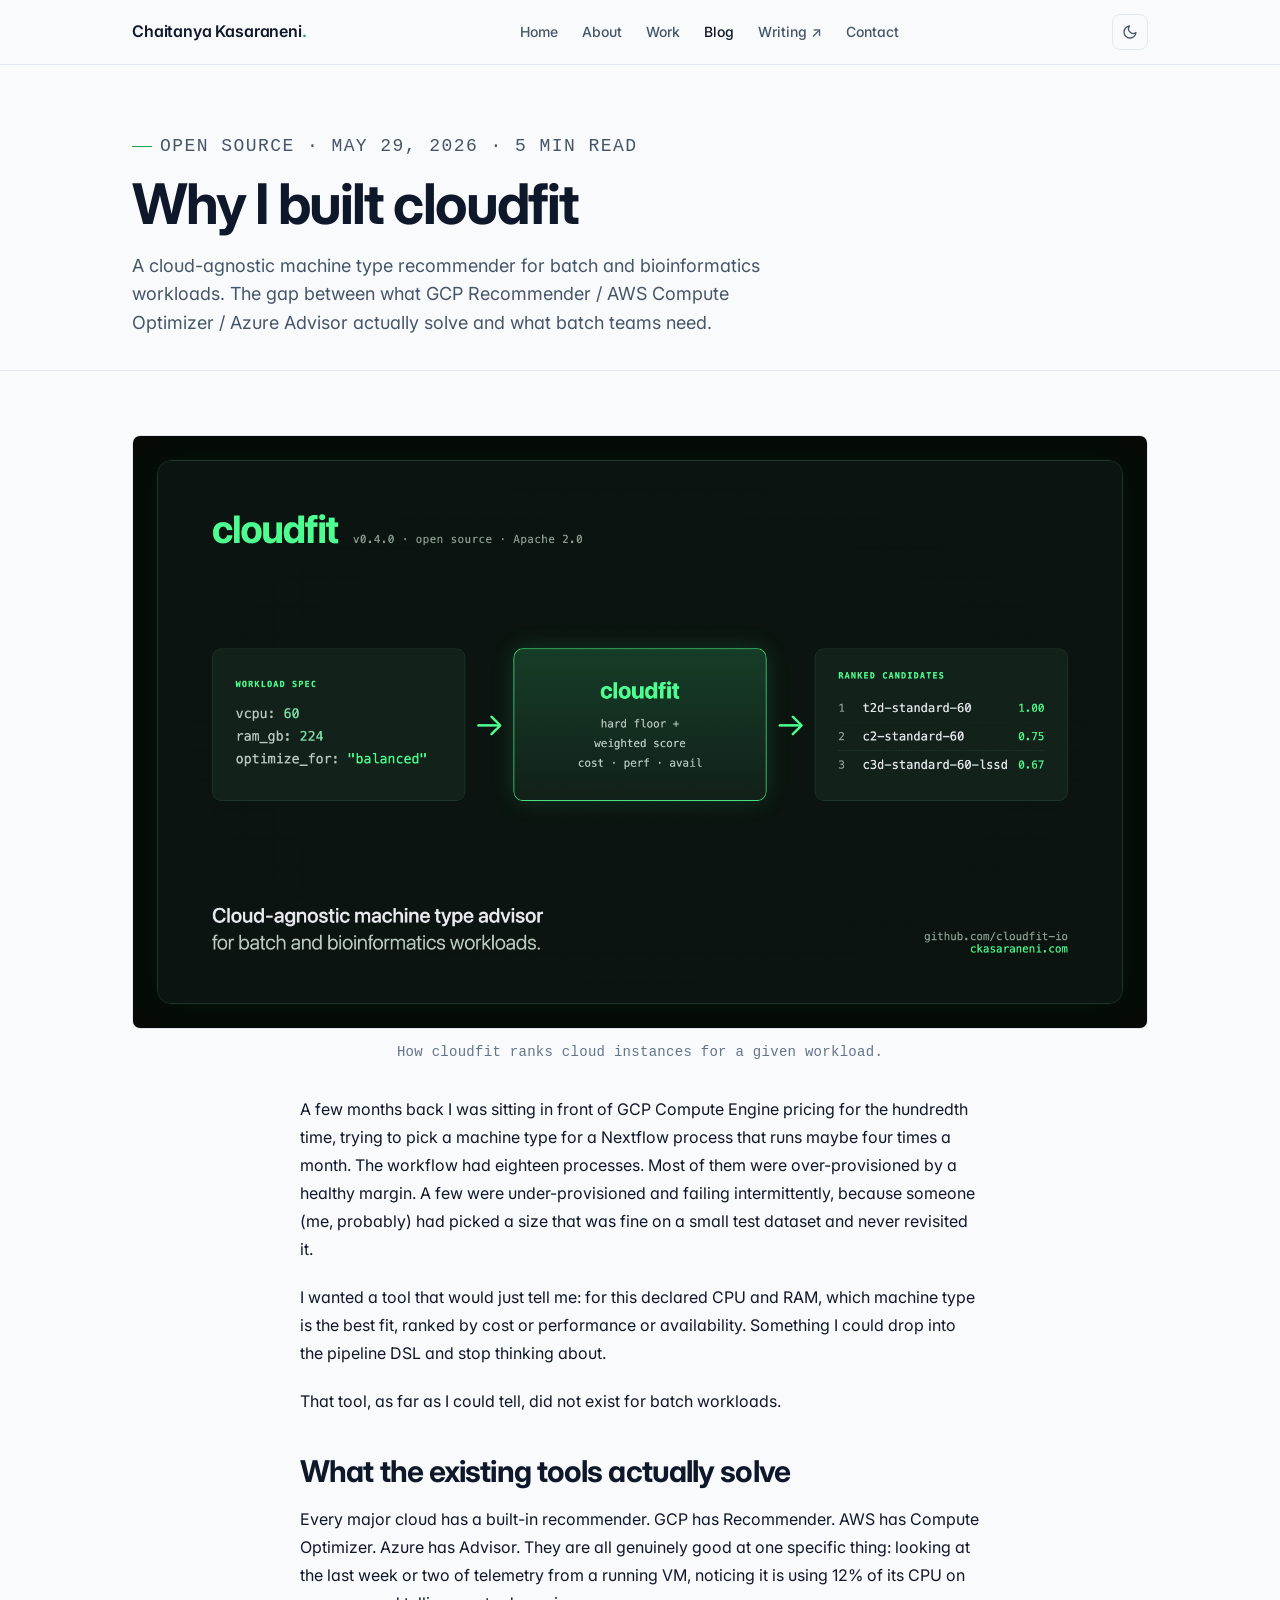
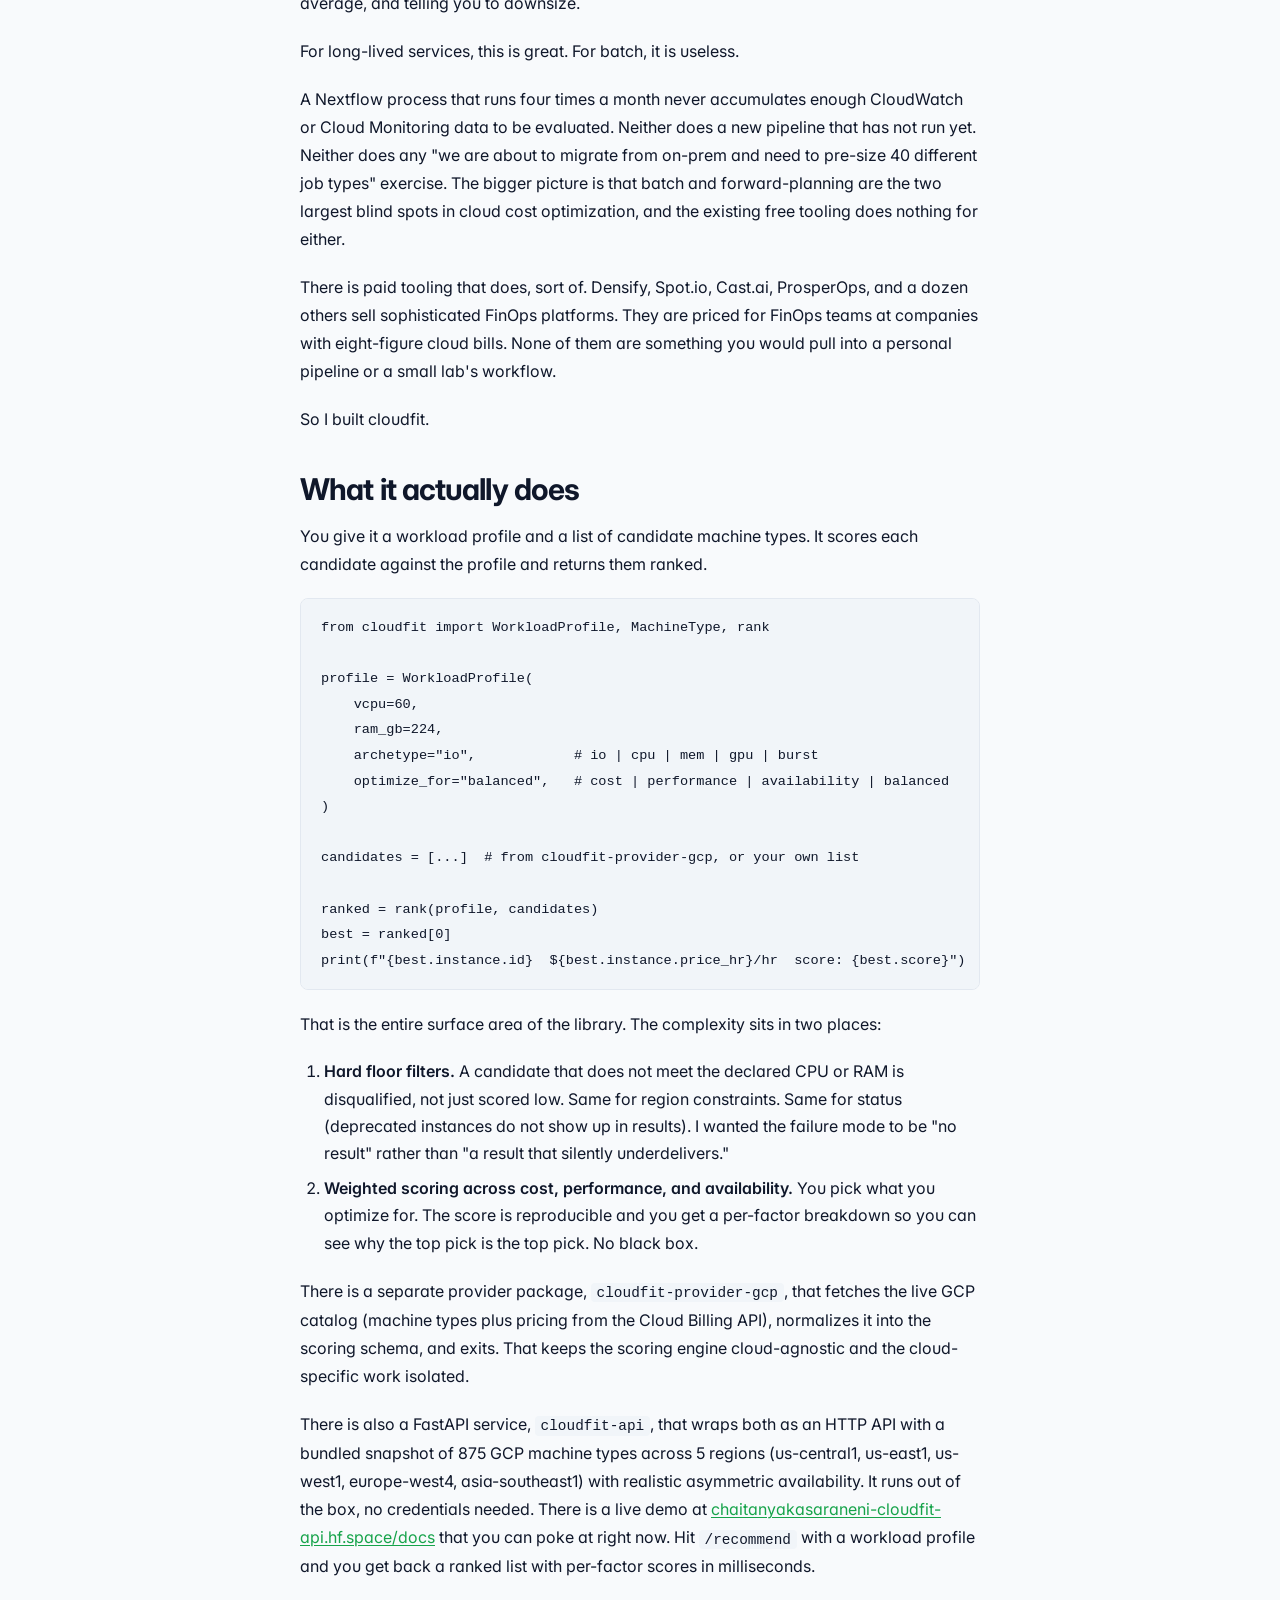
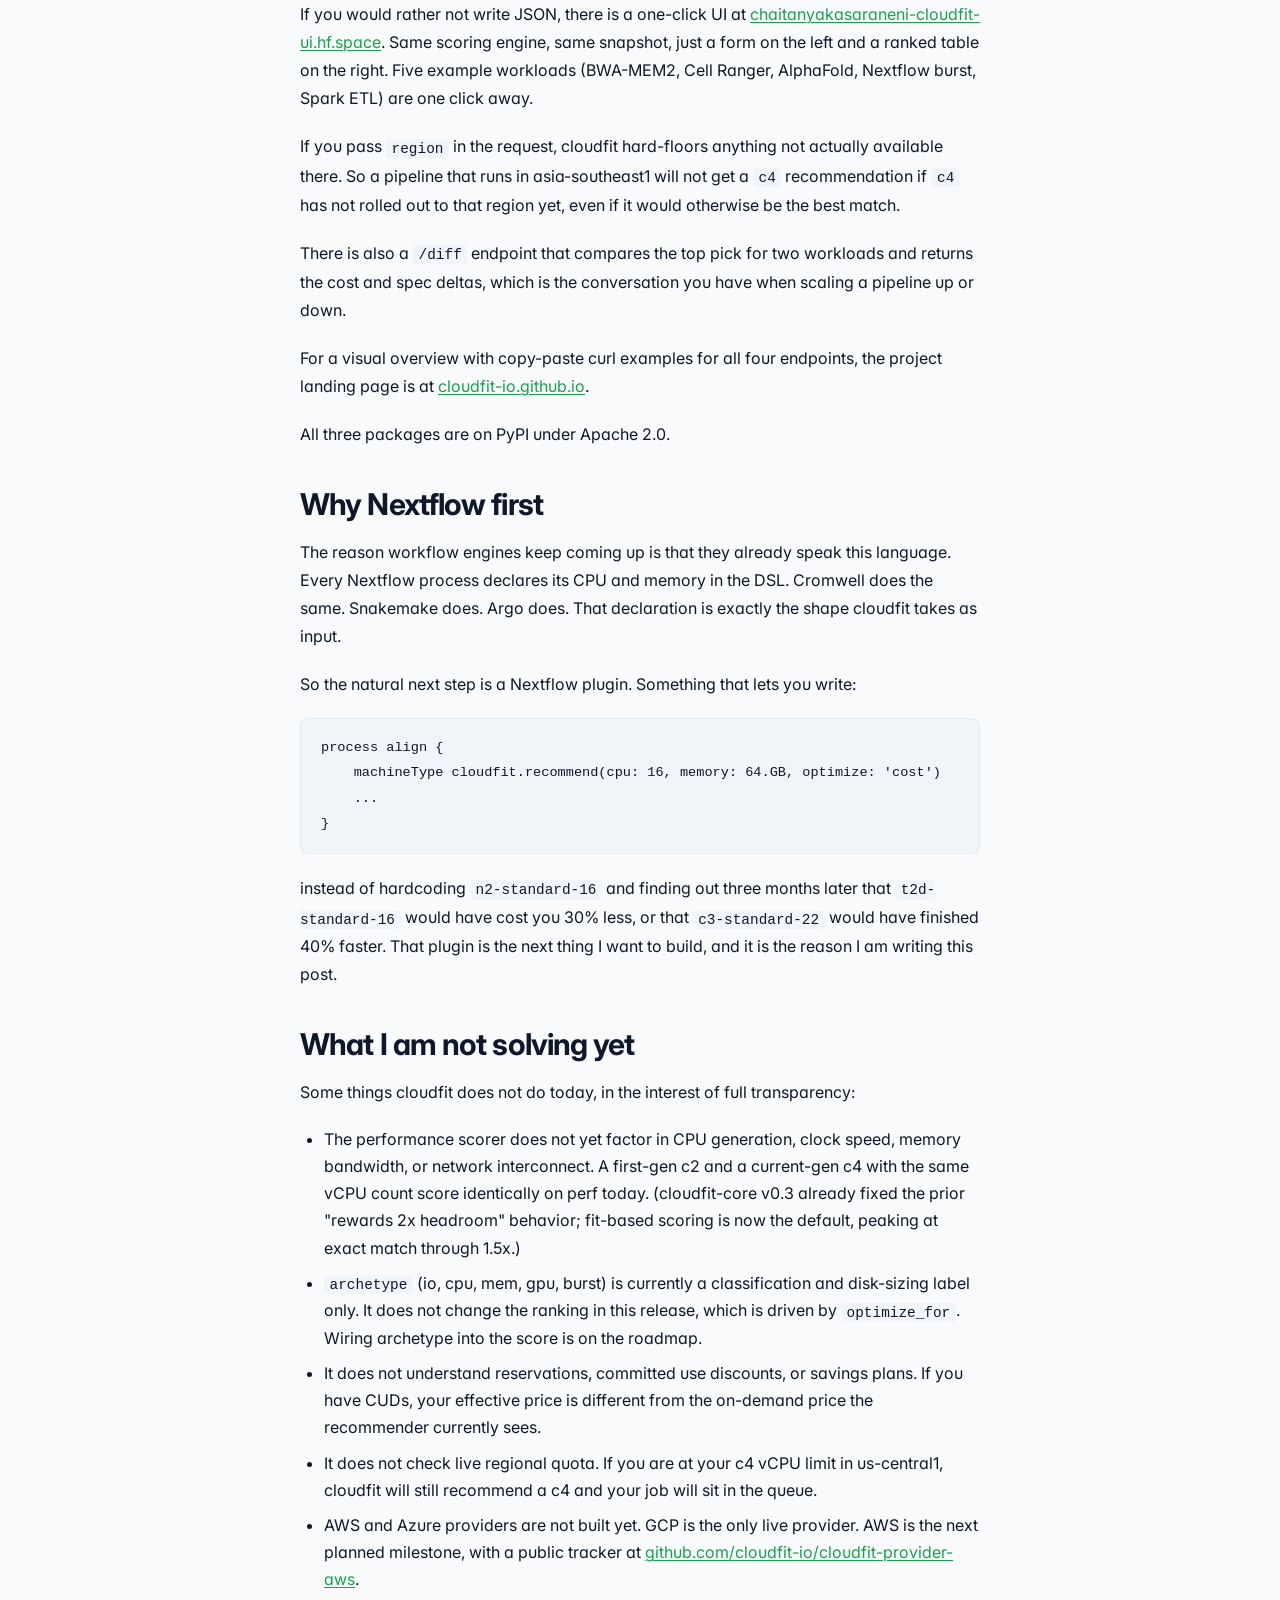
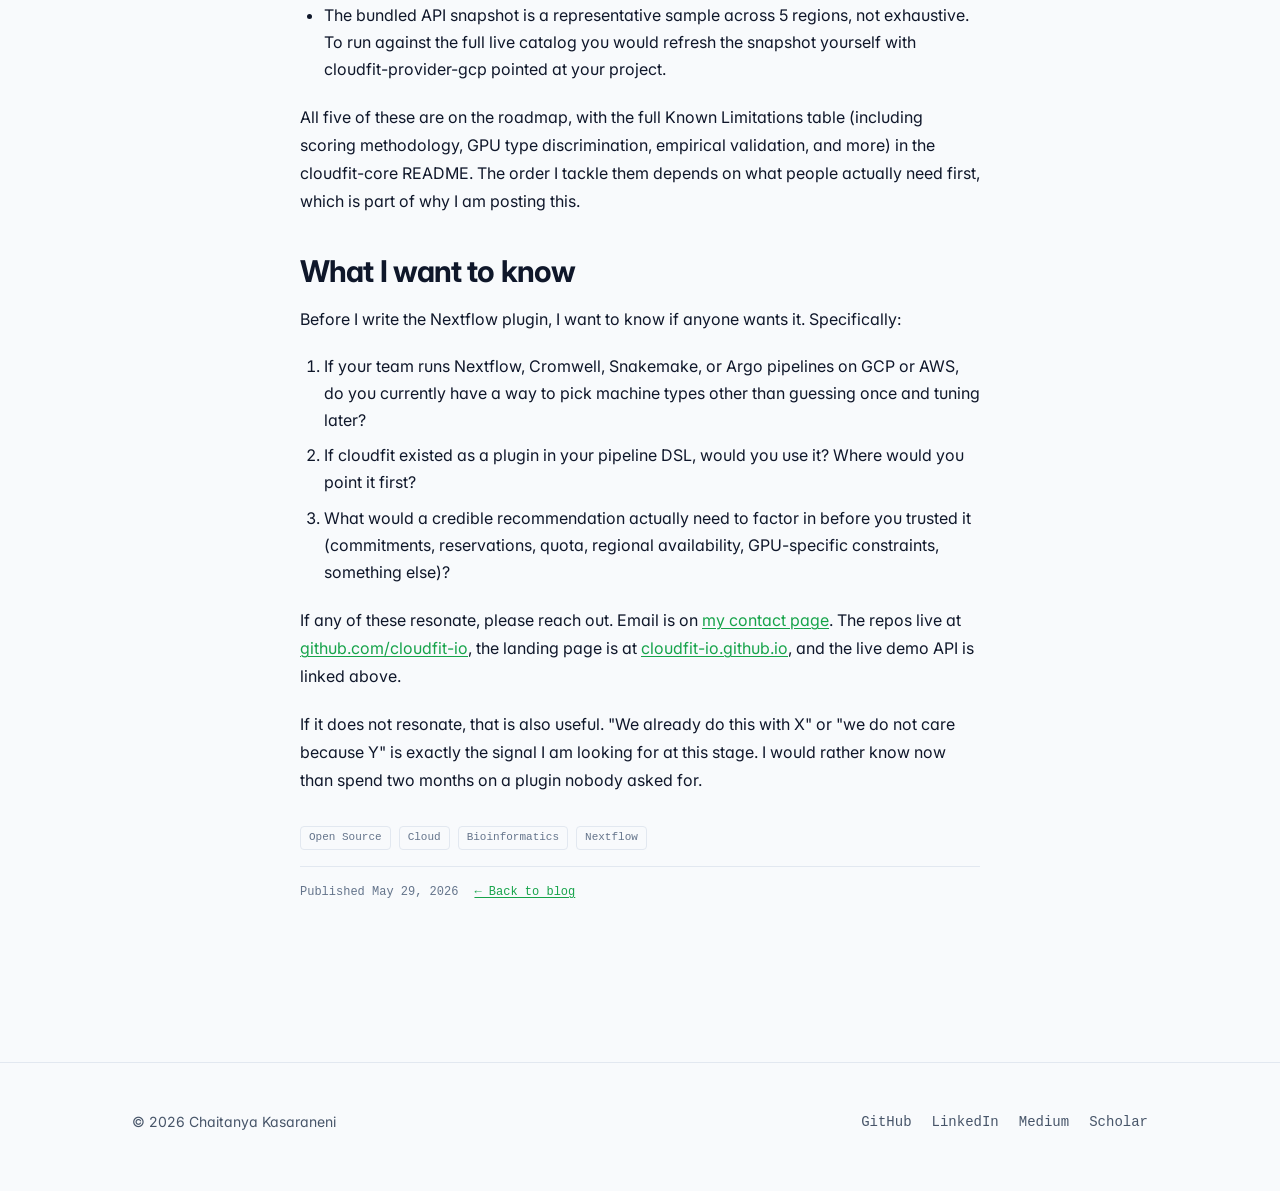
<file: blog/why-i-built-cloudfit.html>
<!doctype html>
<html lang="en">
<head>
  <meta charset="utf-8">
  <meta name="viewport" content="width=device-width, initial-scale=1">
  <title>Why I built cloudfit | Chaitanya Kasaraneni</title>
  <meta name="description" content="Why I built cloudfit: a cloud-agnostic machine type recommender for batch and bioinformatics workloads. The gap between what Compute Optimizer / Recommender / Advisor solve and what batch teams actually need.">
  <link rel="canonical" href="https://ckasaraneni.com/blog/why-i-built-cloudfit.html">
  <link rel="shortcut icon" href="/img/ck.png">

  <meta property="og:type" content="article">
  <meta property="og:title" content="Why I built cloudfit">
  <meta property="og:description" content="A cloud-agnostic machine type recommender for batch and bioinformatics workloads. Why incumbent free tooling doesn't cover the pre-launch and batch case.">
  <meta property="og:url" content="https://ckasaraneni.com/blog/why-i-built-cloudfit.html">
  <meta property="og:image" content="https://ckasaraneni.com/img/blog/cloudfit-launch-hero.png">
  <meta property="og:image:width" content="3360">
  <meta property="og:image:height" content="1960">
  <meta property="og:image:alt" content="cloudfit scoring flow: workload spec, scoring engine, ranked candidates">
  <meta property="article:published_time" content="2026-05-29">
  <meta property="article:author" content="Chaitanya Krishna Kasaraneni">

  <script>
    (function () {
      try {
        var t = localStorage.getItem('theme');
        if (t === 'light' || t === 'dark') document.documentElement.setAttribute('data-theme', t);
      } catch (e) {}
    })();
  </script>

  <link rel="stylesheet" href="/styles/styles.css">
</head>
<body>
  <a class="skip-link" href="#main">Skip to content</a>

  <header class="site-header">
    <div class="container nav">
      <a class="brand" href="/">Chaitanya Kasaraneni<span class="dot">.</span></a>
      <nav aria-label="Primary">
        <ul class="nav-links">
          <li><a href="/">Home</a></li>
          <li><a href="/about.html">About</a></li>
          <li><a href="/portfolio.html">Work</a></li>
          <li><a href="/blog/" aria-current="page">Blog</a></li>
          <li class="optional"><a href="https://ckasaraneni.medium.com/" target="_blank" rel="noopener">Writing ↗</a></li>
          <li><a href="/contact.html">Contact</a></li>
        </ul>
      </nav>
      <button class="theme-toggle" type="button" aria-label="Toggle color theme">
        <svg class="icon-moon" viewBox="0 0 24 24" fill="none" stroke="currentColor" stroke-width="2" stroke-linecap="round" stroke-linejoin="round" aria-hidden="true"><path d="M21 12.79A9 9 0 1 1 11.21 3 7 7 0 0 0 21 12.79z"/></svg>
        <svg class="icon-sun" viewBox="0 0 24 24" fill="none" stroke="currentColor" stroke-width="2" stroke-linecap="round" stroke-linejoin="round" aria-hidden="true"><circle cx="12" cy="12" r="4"/><path d="M12 2v2M12 20v2M4.93 4.93l1.41 1.41M17.66 17.66l1.41 1.41M2 12h2M20 12h2M4.93 19.07l1.41-1.41M17.66 6.34l1.41-1.41"/></svg>
      </button>
    </div>
  </header>

  <main id="main">
    <section class="page-header">
      <div class="container">
        <p class="kicker">Open Source · May 29, 2026 · 5 min read</p>
        <h1>Why I built cloudfit</h1>
        <p>A cloud-agnostic machine type recommender for batch and bioinformatics workloads. The gap between what GCP Recommender / AWS Compute Optimizer / Azure Advisor actually solve and what batch teams need.</p>
      </div>
    </section>

    <section>
      <div class="container">
        <figure class="article-hero">
          <img src="/img/blog/cloudfit-launch-hero.png"
               alt="Diagram of cloudfit's scoring flow: a workload spec (60 vCPU, 224 GB RAM, optimize_for balanced) feeding the cloudfit scoring engine (hard floor + weighted score), producing a ranked list of GCP instances (t2d-standard-60 at 1.00, c2-standard-60 at 0.75, c3d-standard-60-lssd at 0.67).">
          <figcaption>How cloudfit ranks cloud instances for a given workload.</figcaption>
        </figure>

        <article class="article-content">
          <p>A few months back I was sitting in front of GCP Compute Engine pricing for the hundredth time, trying to pick a machine type for a Nextflow process that runs maybe four times a month. The workflow had eighteen processes. Most of them were over-provisioned by a healthy margin. A few were under-provisioned and failing intermittently, because someone (me, probably) had picked a size that was fine on a small test dataset and never revisited it.</p>

          <p>I wanted a tool that would just tell me: for this declared CPU and RAM, which machine type is the best fit, ranked by cost or performance or availability. Something I could drop into the pipeline DSL and stop thinking about.</p>

          <p>That tool, as far as I could tell, did not exist for batch workloads.</p>

          <h2>What the existing tools actually solve</h2>

          <p>Every major cloud has a built-in recommender. GCP has Recommender. AWS has Compute Optimizer. Azure has Advisor. They are all genuinely good at one specific thing: looking at the last week or two of telemetry from a running VM, noticing it is using 12% of its CPU on average, and telling you to downsize.</p>

          <p>For long-lived services, this is great. For batch, it is useless.</p>

          <p>A Nextflow process that runs four times a month never accumulates enough CloudWatch or Cloud Monitoring data to be evaluated. Neither does a new pipeline that has not run yet. Neither does any "we are about to migrate from on-prem and need to pre-size 40 different job types" exercise. The bigger picture is that batch and forward-planning are the two largest blind spots in cloud cost optimization, and the existing free tooling does nothing for either.</p>

          <p>There is paid tooling that does, sort of. Densify, Spot.io, Cast.ai, ProsperOps, and a dozen others sell sophisticated FinOps platforms. They are priced for FinOps teams at companies with eight-figure cloud bills. None of them are something you would pull into a personal pipeline or a small lab's workflow.</p>

          <p>So I built cloudfit.</p>

          <h2>What it actually does</h2>

          <p>You give it a workload profile and a list of candidate machine types. It scores each candidate against the profile and returns them ranked.</p>

<pre><code>from cloudfit import WorkloadProfile, MachineType, rank

profile = WorkloadProfile(
    vcpu=60,
    ram_gb=224,
    archetype="io",            # io | cpu | mem | gpu | burst
    optimize_for="balanced",   # cost | performance | availability | balanced
)

candidates = [...]  # from cloudfit-provider-gcp, or your own list

ranked = rank(profile, candidates)
best = ranked[0]
print(f"{best.instance.id}  ${best.instance.price_hr}/hr  score: {best.score}")
</code></pre>

          <p>That is the entire surface area of the library. The complexity sits in two places:</p>

          <ol>
            <li><strong>Hard floor filters.</strong> A candidate that does not meet the declared CPU or RAM is disqualified, not just scored low. Same for region constraints. Same for status (deprecated instances do not show up in results). I wanted the failure mode to be "no result" rather than "a result that silently underdelivers."</li>
            <li><strong>Weighted scoring across cost, performance, and availability.</strong> You pick what you optimize for. The score is reproducible and you get a per-factor breakdown so you can see why the top pick is the top pick. No black box.</li>
          </ol>

          <p>There is a separate provider package, <code>cloudfit-provider-gcp</code>, that fetches the live GCP catalog (machine types plus pricing from the Cloud Billing API), normalizes it into the scoring schema, and exits. That keeps the scoring engine cloud-agnostic and the cloud-specific work isolated.</p>

          <p>There is also a FastAPI service, <code>cloudfit-api</code>, that wraps both as an HTTP API with a bundled snapshot of 875 GCP machine types across 5 regions (us-central1, us-east1, us-west1, europe-west4, asia-southeast1) with realistic asymmetric availability. It runs out of the box, no credentials needed. There is a live demo at <a href="https://chaitanyakasaraneni-cloudfit-api.hf.space/docs" target="_blank" rel="noopener">chaitanyakasaraneni-cloudfit-api.hf.space/docs</a> that you can poke at right now. Hit <code>/recommend</code> with a workload profile and you get back a ranked list with per-factor scores in milliseconds.</p>

          <p>If you would rather not write JSON, there is a one-click UI at <a href="https://chaitanyakasaraneni-cloudfit-ui.hf.space" target="_blank" rel="noopener">chaitanyakasaraneni-cloudfit-ui.hf.space</a>. Same scoring engine, same snapshot, just a form on the left and a ranked table on the right. Five example workloads (BWA-MEM2, Cell Ranger, AlphaFold, Nextflow burst, Spark ETL) are one click away.</p>

          <p>If you pass <code>region</code> in the request, cloudfit hard-floors anything not actually available there. So a pipeline that runs in asia-southeast1 will not get a <code>c4</code> recommendation if <code>c4</code> has not rolled out to that region yet, even if it would otherwise be the best match.</p>

          <p>There is also a <code>/diff</code> endpoint that compares the top pick for two workloads and returns the cost and spec deltas, which is the conversation you have when scaling a pipeline up or down.</p>

          <p>For a visual overview with copy-paste curl examples for all four endpoints, the project landing page is at <a href="https://cloudfit-io.github.io" target="_blank" rel="noopener">cloudfit-io.github.io</a>.</p>

          <p>All three packages are on PyPI under Apache 2.0.</p>

          <h2>Why Nextflow first</h2>

          <p>The reason workflow engines keep coming up is that they already speak this language. Every Nextflow process declares its CPU and memory in the DSL. Cromwell does the same. Snakemake does. Argo does. That declaration is exactly the shape cloudfit takes as input.</p>

          <p>So the natural next step is a Nextflow plugin. Something that lets you write:</p>

<pre><code>process align {
    machineType cloudfit.recommend(cpu: 16, memory: 64.GB, optimize: 'cost')
    ...
}
</code></pre>

          <p>instead of hardcoding <code>n2-standard-16</code> and finding out three months later that <code>t2d-standard-16</code> would have cost you 30% less, or that <code>c3-standard-22</code> would have finished 40% faster. That plugin is the next thing I want to build, and it is the reason I am writing this post.</p>

          <h2>What I am not solving yet</h2>

          <p>Some things cloudfit does not do today, in the interest of full transparency:</p>

          <ul>
            <li>The performance scorer does not yet factor in CPU generation, clock speed, memory bandwidth, or network interconnect. A first-gen c2 and a current-gen c4 with the same vCPU count score identically on perf today. (cloudfit-core v0.3 already fixed the prior "rewards 2x headroom" behavior; fit-based scoring is now the default, peaking at exact match through 1.5x.)</li>
            <li><code>archetype</code> (io, cpu, mem, gpu, burst) is currently a classification and disk-sizing label only. It does not change the ranking in this release, which is driven by <code>optimize_for</code>. Wiring archetype into the score is on the roadmap.</li>
            <li>It does not understand reservations, committed use discounts, or savings plans. If you have CUDs, your effective price is different from the on-demand price the recommender currently sees.</li>
            <li>It does not check live regional quota. If you are at your c4 vCPU limit in us-central1, cloudfit will still recommend a c4 and your job will sit in the queue.</li>
            <li>AWS and Azure providers are not built yet. GCP is the only live provider. AWS is the next planned milestone, with a public tracker at <a href="https://github.com/cloudfit-io/cloudfit-provider-aws" target="_blank" rel="noopener">github.com/cloudfit-io/cloudfit-provider-aws</a>.</li>
            <li>The bundled API snapshot is a representative sample across 5 regions, not exhaustive. To run against the full live catalog you would refresh the snapshot yourself with cloudfit-provider-gcp pointed at your project.</li>
          </ul>

          <p>All five of these are on the roadmap, with the full Known Limitations table (including scoring methodology, GPU type discrimination, empirical validation, and more) in the cloudfit-core README. The order I tackle them depends on what people actually need first, which is part of why I am posting this.</p>

          <h2>What I want to know</h2>

          <p>Before I write the Nextflow plugin, I want to know if anyone wants it. Specifically:</p>

          <ol>
            <li>If your team runs Nextflow, Cromwell, Snakemake, or Argo pipelines on GCP or AWS, do you currently have a way to pick machine types other than guessing once and tuning later?</li>
            <li>If cloudfit existed as a plugin in your pipeline DSL, would you use it? Where would you point it first?</li>
            <li>What would a credible recommendation actually need to factor in before you trusted it (commitments, reservations, quota, regional availability, GPU-specific constraints, something else)?</li>
          </ol>

          <p>If any of these resonate, please reach out. Email is on <a href="/contact.html">my contact page</a>. The repos live at <a href="https://github.com/cloudfit-io" target="_blank" rel="noopener">github.com/cloudfit-io</a>, the landing page is at <a href="https://cloudfit-io.github.io" target="_blank" rel="noopener">cloudfit-io.github.io</a>, and the live demo API is linked above.</p>

          <p>If it does not resonate, that is also useful. "We already do this with X" or "we do not care because Y" is exactly the signal I am looking for at this stage. I would rather know now than spend two months on a plugin nobody asked for.</p>

          <div class="work-tags" style="margin-top: var(--space-8);">
            <span class="work-tag">Open Source</span>
            <span class="work-tag">Cloud</span>
            <span class="work-tag">Bioinformatics</span>
            <span class="work-tag">Nextflow</span>
          </div>

          <div class="article-meta">
            <span>Published May 29, 2026</span>
            <span><a href="/blog/">← Back to blog</a></span>
          </div>
        </article>
      </div>
    </section>
  </main>

  <footer class="site-footer">
    <div class="container footer-row">
      <span>&copy; <span id="year"></span> Chaitanya Kasaraneni</span>
      <ul class="social-links">
        <li><a href="https://github.com/chaitanyakasaraneni" target="_blank" rel="noopener">GitHub</a></li>
        <li><a href="https://www.linkedin.com/in/chaitanyakasaraneni/" target="_blank" rel="noopener">LinkedIn</a></li>
        <li><a href="https://ckasaraneni.medium.com/" target="_blank" rel="noopener">Medium</a></li>
        <li><a href="https://scholar.google.com/citations?user=Y2S8D2UAAAAJ&hl=en" target="_blank" rel="noopener">Scholar</a></li>
      </ul>
    </div>
  </footer>

  <script>document.getElementById('year').textContent = new Date().getFullYear();</script>
  <script src="/scripts/theme.js"></script>
  <script src="/scripts/animations.js" defer></script>
  <script src="/scripts/blog.js"></script>
  <script data-goatcounter="https://ckasaraneni.goatcounter.com/count" async src="//gc.zgo.at/count.js"></script>
</body>
</html>
</file>
<file: styles/styles.css>
/* =========================================================
   Chaitanya Kasaraneni - site styles
   Single-file design system. No framework, no jQuery.
   ========================================================= */

@import url('https://fonts.googleapis.com/css2?family=Inter:wght@400;500;600;700&display=swap');

:root {
  color-scheme: light dark;

  --font-sans: 'Inter', ui-sans-serif, system-ui, -apple-system, sans-serif;
  --font-mono: ui-monospace, SFMono-Regular, "SF Mono", Menlo, Consolas,
    "Liberation Mono", monospace;

  /* Light theme: deep slate + emerald green */
  --bg: #f8fafc;
  --surface: #ffffff;
  --fg: #0f172a;
  --fg-muted: #475569;
  --fg-subtle: #64748b;
  --border: #e2e8f0;
  --border-strong: #cbd5e1;
  --accent: #16a34a;
  --accent-fg: #ffffff;
  --accent-hover: #15803d;
  --code-bg: #f1f5f9;

  /* Spacing scale */
  --space-1: 0.25rem;
  --space-2: 0.5rem;
  --space-3: 0.75rem;
  --space-4: 1rem;
  --space-5: 1.25rem;
  --space-6: 1.5rem;
  --space-8: 2rem;
  --space-10: 2.5rem;
  --space-12: 3rem;
  --space-16: 4rem;
  --space-20: 5rem;
  --space-24: 6rem;
  --space-32: 8rem;

  /* Type scale */
  --text-xs: 0.75rem;
  --text-sm: 0.875rem;
  --text-base: 1rem;
  --text-lg: 1.125rem;
  --text-xl: 1.25rem;
  --text-2xl: clamp(1.5rem, 2.5vw, 1.875rem);
  --text-3xl: clamp(1.875rem, 3.5vw, 2.5rem);
  --text-4xl: clamp(2.25rem, 5vw, 3.5rem);

  /* Widths */
  --width-prose: 680px;
  --width-wide: 1080px;

  /* Radii */
  --radius-sm: 0.25rem;
  --radius: 0.5rem;
  --radius-lg: 0.75rem;

  /* Transitions */
  --t: 150ms ease;
}

/* Dark theme: deep slate + neon green */
[data-theme="dark"] {
  --bg: #0b1120;
  --surface: #131c2e;
  --fg: #e2e8f0;
  --fg-muted: #94a3b8;
  --fg-subtle: #64748b;
  --border: #1e293b;
  --border-strong: #334155;
  --accent: #4ade80;
  --accent-fg: #052e16;
  --accent-hover: #86efac;
  --code-bg: #131c2e;
}

@media (prefers-color-scheme: dark) {
  :root:not([data-theme="light"]) {
    --bg: #0b1120;
    --surface: #131c2e;
    --fg: #e2e8f0;
    --fg-muted: #94a3b8;
    --fg-subtle: #64748b;
    --border: #1e293b;
    --border-strong: #334155;
    --accent: #4ade80;
    --accent-fg: #052e16;
    --accent-hover: #86efac;
    --code-bg: #131c2e;
  }
}

/* =========================================================
   Reset + base
   ========================================================= */
*, *::before, *::after { box-sizing: border-box; }

html {
  -webkit-text-size-adjust: 100%;
  scroll-behavior: smooth;
}

body {
  margin: 0;
  font-family: var(--font-sans);
  font-size: var(--text-base);
  line-height: 1.6;
  color: var(--fg);
  background: var(--bg);
  -webkit-font-smoothing: antialiased;
  text-rendering: optimizeLegibility;
  font-feature-settings: 'cv11' 1, 'cv06' 1;
}

img, picture, video, svg { display: block; max-width: 100%; height: auto; }

a {
  color: var(--accent);
  text-decoration: none;
  transition: color var(--t);
}
a:hover { color: var(--accent-hover); }

h1, h2, h3, h4 {
  margin: 0 0 var(--space-4);
  letter-spacing: -0.025em;
  line-height: 1.12;
  font-weight: 700;
  color: var(--fg);
}
h1 { font-size: var(--text-4xl); letter-spacing: -0.035em; }
h2 { font-size: var(--text-3xl); letter-spacing: -0.03em; }
h3 { font-size: var(--text-2xl); }
h4 { font-size: var(--text-xl); font-weight: 600; }

p { margin: 0 0 var(--space-4); color: var(--fg-muted); }

::selection { background: var(--accent); color: var(--accent-fg); }

/* =========================================================
   Layout primitives
   ========================================================= */
.container {
  max-width: var(--width-wide);
  margin: 0 auto;
  padding: 0 var(--space-6);
}
@media (min-width: 768px) {
  .container { padding: 0 var(--space-8); }
}

.prose { max-width: var(--width-prose); margin: 0 auto; }

/* =========================================================
   Article / blog post content
   ========================================================= */
.article-hero {
  margin: 0 auto var(--space-8);
  max-width: var(--width-wide);
}
.article-hero img {
  width: 100%;
  height: auto;
  display: block;
  border-radius: var(--radius);
  border: 1px solid var(--border);
}
.article-hero figcaption {
  margin-top: var(--space-3);
  text-align: center;
  font-size: var(--text-sm);
  color: var(--fg-subtle);
  font-family: var(--font-mono);
  letter-spacing: 0.02em;
}

.article-content {
  max-width: var(--width-prose);
  margin: 0 auto;
}
.article-content p {
  color: var(--fg);
  line-height: 1.75;
  margin: 0 0 var(--space-5);
}
.article-content h2 {
  font-size: var(--text-2xl);
  margin: var(--space-10) 0 var(--space-4);
}
.article-content h3 {
  font-size: var(--text-xl);
  margin: var(--space-8) 0 var(--space-3);
}
.article-content ul,
.article-content ol {
  margin: 0 0 var(--space-5);
  padding-left: var(--space-6);
}
.article-content li {
  color: var(--fg);
  line-height: 1.7;
  margin: var(--space-2) 0;
}
.article-content strong {
  color: var(--fg);
  font-weight: 600;
}
.article-content a {
  color: var(--accent);
  text-decoration: underline;
  text-decoration-thickness: 1px;
  text-underline-offset: 2px;
}
.article-content a:hover {
  color: var(--accent-hover);
}
.article-content :not(pre) > code {
  font-family: var(--font-mono);
  font-size: 0.9em;
  background: var(--code-bg);
  padding: 0.1rem 0.35rem;
  border-radius: var(--radius-sm);
  color: var(--fg);
}
.article-content pre {
  background: var(--code-bg);
  border: 1px solid var(--border);
  border-radius: var(--radius);
  padding: var(--space-4) var(--space-5);
  overflow-x: auto;
  margin: 0 0 var(--space-5);
  position: relative;
}
.code-copy {
  position: absolute;
  top: var(--space-2);
  right: var(--space-2);
  background: var(--surface);
  border: 1px solid var(--border);
  border-radius: var(--radius-sm);
  font-family: var(--font-mono);
  font-size: 0.7rem;
  letter-spacing: 0.06em;
  text-transform: uppercase;
  color: var(--fg-muted);
  padding: 0.2rem 0.5rem;
  cursor: pointer;
  opacity: 0;
  transition: opacity 0.15s ease, color 0.15s ease, border-color 0.15s ease;
}
.article-content pre:hover .code-copy,
.code-copy:focus-visible {
  opacity: 1;
}
.code-copy:hover {
  color: var(--accent);
  border-color: var(--accent);
}
.code-copy.is-copied {
  color: var(--accent);
  border-color: var(--accent);
  opacity: 1;
}
.article-content pre code {
  font-family: var(--font-mono);
  font-size: 0.85rem;
  line-height: 1.7;
  background: none;
  padding: 0;
  color: var(--fg);
}
.article-meta {
  display: flex;
  gap: var(--space-4);
  flex-wrap: wrap;
  color: var(--fg-subtle);
  font-family: var(--font-mono);
  font-size: var(--text-xs);
  margin-top: var(--space-4);
  padding-top: var(--space-4);
  border-top: 1px solid var(--border);
}

.kicker {
  display: inline-flex;
  align-items: center;
  gap: var(--space-2);
  font-family: var(--font-mono);
  font-size: var(--text-xs);
  letter-spacing: 0.08em;
  text-transform: uppercase;
  color: var(--accent);
  margin: 0 0 var(--space-4);
  font-weight: 500;
}
.kicker::before {
  content: '';
  display: inline-block;
  width: 20px;
  height: 1px;
  background: var(--accent);
  flex-shrink: 0;
}

/* Skip link */
.skip-link {
  position: absolute;
  left: -9999px;
}
.skip-link:focus {
  position: fixed;
  top: var(--space-2);
  left: var(--space-2);
  background: var(--fg);
  color: var(--bg);
  padding: var(--space-2) var(--space-4);
  border-radius: var(--radius);
  z-index: 100;
}

/* =========================================================
   Header / nav
   ========================================================= */
.site-header {
  position: sticky;
  top: 0;
  z-index: 50;
  backdrop-filter: saturate(180%) blur(16px);
  -webkit-backdrop-filter: saturate(180%) blur(16px);
  background: color-mix(in oklab, var(--bg) 82%, transparent);
  border-bottom: 1px solid var(--border);
  transition: box-shadow var(--t), border-color var(--t);
}
.site-header.is-scrolled {
  box-shadow: 0 1px 24px color-mix(in oklab, var(--fg) 8%, transparent);
  border-bottom-color: var(--border-strong);
}

.nav {
  display: flex;
  align-items: center;
  justify-content: space-between;
  gap: var(--space-4);
  height: 64px;
}

.brand {
  font-weight: 600;
  font-size: var(--text-base);
  color: var(--fg);
  letter-spacing: -0.01em;
}
.brand:hover { color: var(--accent); }
.brand .dot { color: var(--accent); }

.nav-links {
  display: flex;
  gap: var(--space-6);
  list-style: none;
  margin: 0;
  padding: 0;
  align-items: center;
}
.nav-links a {
  color: var(--fg-muted);
  font-size: var(--text-sm);
  font-weight: 500;
}
.nav-links a:hover,
.nav-links a[aria-current="page"] { color: var(--fg); }

.theme-toggle {
  border: 1px solid var(--border);
  background: transparent;
  color: var(--fg-muted);
  width: 36px; height: 36px;
  border-radius: var(--radius);
  cursor: pointer;
  display: inline-flex;
  align-items: center;
  justify-content: center;
  transition: border-color var(--t), color var(--t);
  padding: 0;
}
.theme-toggle:hover { border-color: var(--border-strong); color: var(--fg); }
.theme-toggle svg { width: 16px; height: 16px; }
.theme-toggle .icon-sun { display: none; }
.theme-toggle .icon-moon { display: block; }
[data-theme="dark"] .theme-toggle .icon-sun { display: block; }
[data-theme="dark"] .theme-toggle .icon-moon { display: none; }
@media (prefers-color-scheme: dark) {
  :root:not([data-theme="light"]) .theme-toggle .icon-sun { display: block; }
  :root:not([data-theme="light"]) .theme-toggle .icon-moon { display: none; }
}

@media (max-width: 640px) {
  .nav-links { gap: var(--space-4); }
  .nav-links li.optional { display: none; }
}

/* =========================================================
   Buttons / CTAs
   ========================================================= */
.btn {
  display: inline-flex;
  align-items: center;
  gap: var(--space-2);
  padding: 0.625rem 1.25rem;
  border-radius: var(--radius);
  font-weight: 500;
  font-size: var(--text-sm);
  border: 1px solid transparent;
  cursor: pointer;
  transition: background var(--t), border-color var(--t), color var(--t), transform var(--t);
  font-family: inherit;
  line-height: 1.2;
}
.btn:hover { transform: translateY(-1px); }

.btn-primary {
  background: var(--fg);
  color: var(--bg);
  border-color: var(--fg);
}
.btn-primary:hover {
  background: var(--accent);
  border-color: var(--accent);
  color: var(--accent-fg);
}

.btn-secondary {
  background: transparent;
  color: var(--fg);
  border-color: var(--border-strong);
}
.btn-secondary:hover { border-color: var(--fg); color: var(--fg); }

.btn-row {
  display: flex;
  gap: var(--space-3);
  flex-wrap: wrap;
}

.arrow-link {
  display: inline-flex;
  align-items: center;
  gap: var(--space-2);
  color: var(--fg);
  font-weight: 500;
  font-size: var(--text-sm);
  border-bottom: 1px solid var(--border-strong);
  padding-bottom: 2px;
}
.arrow-link::after { content: "→"; transition: transform var(--t); }
.arrow-link:hover { color: var(--accent); border-bottom-color: var(--accent); }
.arrow-link:hover::after { transform: translateX(3px); }

/* =========================================================
   Hero
   ========================================================= */
.hero {
  padding: var(--space-20) 0 var(--space-12);
  position: relative;
  overflow: hidden;
}
.hero::before {
  content: '';
  position: absolute;
  inset: 0;
  background:
    radial-gradient(ellipse 60% 50% at 80% 20%, color-mix(in oklab, var(--accent) 7%, transparent), transparent);
  pointer-events: none;
}
.hero-grid {
  display: grid;
  grid-template-columns: 1fr;
  gap: var(--space-12);
  align-items: center;
  position: relative;
}
@media (min-width: 900px) {
  .hero-grid { grid-template-columns: 1.6fr 1fr; gap: var(--space-16); }
}
.hero h1 { margin-bottom: var(--space-6); }
.hero-lead {
  font-size: var(--text-lg);
  color: var(--fg-muted);
  max-width: 56ch;
  margin-bottom: var(--space-8);
  line-height: 1.65;
}
.hero-img {
  border-radius: var(--radius-lg);
  border: 1px solid var(--border);
  aspect-ratio: 4 / 5;
  object-fit: cover;
  width: 100%;
  background: var(--surface);
  box-shadow: 0 0 0 1px var(--border), 0 8px 32px color-mix(in oklab, var(--fg) 6%, transparent);
  transition: box-shadow 0.3s ease, transform 0.3s ease;
}
.hero-img:hover {
  transform: translateY(-2px);
  box-shadow: 0 0 0 1px var(--accent), 0 16px 48px color-mix(in oklab, var(--accent) 12%, transparent);
}

/* meta strip below hero */
.meta-row {
  display: flex;
  flex-wrap: wrap;
  gap: var(--space-3) var(--space-8);
  font-family: var(--font-mono);
  font-size: var(--text-sm);
  color: var(--fg-muted);
  padding: var(--space-4) 0;
  border-top: 1px solid var(--border);
  border-bottom: 1px solid var(--border);
  margin-top: var(--space-8);
}
.meta-row strong { color: var(--fg); font-weight: 600; margin-right: var(--space-2); }

/* =========================================================
   Sections
   ========================================================= */
section { padding: var(--space-16) 0; }

.section-head {
  display: flex;
  align-items: baseline;
  justify-content: space-between;
  gap: var(--space-4);
  margin-bottom: var(--space-10);
  padding-bottom: var(--space-4);
  border-bottom: 1px solid var(--border);
  flex-wrap: wrap;
}
.section-head h2 {
  margin: 0;
  font-size: var(--text-2xl);
}
.section-head .kicker { margin: 0 0 var(--space-2); }
.section-head .section-link {
  font-family: var(--font-mono);
  font-size: var(--text-xs);
  color: var(--fg-muted);
  text-transform: uppercase;
  letter-spacing: 0.05em;
}
.section-head .section-link:hover { color: var(--accent); }

/* =========================================================
   Work / publications list
   ========================================================= */
.work-list {
  list-style: none;
  margin: 0;
  padding: 0;
}
.work-item {
  display: grid;
  grid-template-columns: 80px 1fr 24px;
  gap: var(--space-6);
  align-items: start;
  padding: var(--space-6) var(--space-4);
  border-bottom: 1px solid var(--border);
  border-left: 2px solid transparent;
  margin-left: calc(-1 * var(--space-4));
  transition: background var(--t), border-left-color var(--t);
  border-radius: 0 var(--radius) var(--radius) 0;
}
.work-item:last-child { border-bottom: 0; }
.work-item:hover {
  background: color-mix(in oklab, var(--accent) 5%, transparent);
  border-left-color: var(--accent);
}
.work-year {
  font-family: var(--font-mono);
  font-size: var(--text-sm);
  color: var(--fg-subtle);
  padding-top: 0.125rem;
}
.work-title {
  margin: 0 0 var(--space-2);
  font-size: var(--text-lg);
  font-weight: 600;
  line-height: 1.35;
}
.work-title a { color: var(--fg); }
.work-title a:hover { color: var(--accent); }
.work-desc {
  margin: 0 0 var(--space-3);
  color: var(--fg-muted);
  font-size: var(--text-sm);
}
.work-tags {
  display: flex;
  gap: var(--space-2);
  flex-wrap: wrap;
}
.work-tag {
  font-family: var(--font-mono);
  font-size: 0.6875rem;
  color: var(--fg-subtle);
  padding: 0.125rem 0.5rem;
  border: 1px solid var(--border);
  border-radius: var(--radius-sm);
}
.work-arrow {
  color: var(--fg-subtle);
  font-family: var(--font-mono);
  align-self: center;
  transition: transform var(--t), color var(--t);
}
.work-item:hover .work-arrow { color: var(--accent); transform: translateX(4px); }

.work-title code {
  font-family: var(--font-mono);
  font-size: 0.94em;
  letter-spacing: -0.01em;
}

a.work-tag {
  color: var(--fg-muted);
  display: inline-flex;
  align-items: center;
  gap: 0.2rem;
}
a.work-tag:hover {
  border-color: var(--accent);
  color: var(--accent);
}

/* Primary action tag (live demo, docs, etc): filled accent for visibility */
a.work-tag.work-tag-cta {
  background: var(--accent);
  border-color: var(--accent);
  color: var(--accent-fg);
  font-weight: 600;
}
a.work-tag.work-tag-cta:hover {
  background: var(--accent-hover);
  border-color: var(--accent-hover);
  color: var(--accent-fg);
}

.install-cmd {
  font-family: var(--font-mono);
  font-size: 0.8125rem;
  background: var(--code-bg);
  padding: 0.5rem 0.75rem;
  border-radius: var(--radius-sm);
  color: var(--fg);
  display: inline-block;
  margin: 0 0 var(--space-3);
  border: 1px solid var(--border);
  white-space: nowrap;
  max-width: 100%;
  overflow-x: auto;
}
.install-cmd .prompt {
  color: var(--fg-subtle);
  margin-right: 0.5rem;
  user-select: none;
}

@media (max-width: 640px) {
  .work-item {
    grid-template-columns: 1fr;
    gap: var(--space-2);
  }
  .work-arrow { display: none; }
}

/* =========================================================
   Timeline (about)
   ========================================================= */
.timeline {
  list-style: none;
  margin: 0;
  padding: 0;
}
.timeline-item {
  display: grid;
  grid-template-columns: 160px 1fr;
  gap: var(--space-6);
  padding: var(--space-5) 0;
  border-bottom: 1px solid var(--border);
}
.timeline-item:last-child { border-bottom: 0; }
.timeline-when {
  font-family: var(--font-mono);
  font-size: var(--text-xs);
  color: var(--fg-subtle);
  padding-top: 0.25rem;
  letter-spacing: 0.02em;
}
.timeline-role {
  font-weight: 600;
  font-size: var(--text-base);
  margin: 0 0 var(--space-1);
  color: var(--fg);
}
.timeline-org {
  font-size: var(--text-sm);
  color: var(--fg-muted);
  margin: 0;
}
.timeline-org a { color: var(--fg-muted); border-bottom: 1px solid var(--border-strong); }
.timeline-org a:hover { color: var(--accent); border-bottom-color: var(--accent); }

@media (max-width: 640px) {
  .timeline-item { grid-template-columns: 1fr; gap: var(--space-2); }
}

/* =========================================================
   Tag grid (interests/expertise)
   ========================================================= */
.tag-grid {
  display: flex;
  flex-wrap: wrap;
  gap: var(--space-2);
}
.tag {
  font-family: var(--font-mono);
  font-size: var(--text-xs);
  color: var(--fg-muted);
  padding: var(--space-2) var(--space-3);
  border: 1px solid var(--border);
  border-radius: var(--radius);
  transition: border-color var(--t), color var(--t);
}
.tag:hover { border-color: var(--border-strong); color: var(--fg); }

/* =========================================================
   CTA card (page closer)
   ========================================================= */
.cta-card {
  border: 1px solid var(--border);
  border-radius: var(--radius-lg);
  padding: var(--space-12) var(--space-8);
  text-align: center;
  background: var(--surface);
  position: relative;
  overflow: hidden;
}
.cta-card::before {
  content: '';
  position: absolute;
  inset: 0;
  background: radial-gradient(ellipse 70% 60% at 50% 100%, color-mix(in oklab, var(--accent) 8%, transparent), transparent);
  pointer-events: none;
}
.cta-card h2 { margin-bottom: var(--space-3); font-size: var(--text-2xl); position: relative; }
.cta-card p {
  margin: 0 auto var(--space-6);
  max-width: 50ch;
  position: relative;
}
.cta-card .btn-row { justify-content: center; position: relative; }

/* =========================================================
   Page header
   ========================================================= */
.page-header {
  padding: var(--space-16) 0 var(--space-8);
  border-bottom: 1px solid var(--border);
}
.page-header .kicker { margin-bottom: var(--space-3); }
.page-header h1 { margin-bottom: var(--space-4); }
.page-header p {
  font-size: var(--text-lg);
  color: var(--fg-muted);
  max-width: 60ch;
  margin: 0;
}

/* =========================================================
   About layout
   ========================================================= */
.about-grid {
  display: grid;
  grid-template-columns: 1fr;
  gap: var(--space-8);
  align-items: start;
}
@media (min-width: 768px) {
  .about-grid { grid-template-columns: 220px 1fr; gap: var(--space-12); }
}
.about-photo {
  border-radius: var(--radius-lg);
  border: 1px solid var(--border);
  aspect-ratio: 1;
  object-fit: cover;
  width: 100%;
  max-width: 220px;
}
.about-bio p { color: var(--fg); line-height: 1.7; }
.about-bio p + p { margin-top: var(--space-4); }

/* =========================================================
   Forms
   ========================================================= */
.form {
  display: grid;
  gap: var(--space-5);
}
.form-row {
  display: grid;
  gap: var(--space-5);
}
@media (min-width: 640px) {
  .form-row { grid-template-columns: 1fr 1fr; }
}
.form label {
  display: block;
  font-family: var(--font-mono);
  font-size: var(--text-xs);
  color: var(--fg-muted);
  margin-bottom: var(--space-2);
  text-transform: uppercase;
  letter-spacing: 0.05em;
}
.form input,
.form textarea {
  width: 100%;
  background: var(--surface);
  border: 1px solid var(--border);
  border-radius: var(--radius);
  padding: 0.75rem 1rem;
  font-family: inherit;
  font-size: var(--text-base);
  color: var(--fg);
  transition: border-color var(--t);
}
.form input:focus,
.form textarea:focus {
  outline: 2px solid var(--accent);
  outline-offset: -1px;
  border-color: var(--accent);
}
.form textarea { min-height: 160px; resize: vertical; }
.form .actions { display: flex; gap: var(--space-3); align-items: center; }

.contact-grid {
  display: grid;
  gap: var(--space-12);
  grid-template-columns: 1fr;
  margin-top: var(--space-8);
}
@media (min-width: 900px) {
  .contact-grid { grid-template-columns: 280px 1fr; }
}
.contact-info dt {
  font-family: var(--font-mono);
  font-size: var(--text-xs);
  color: var(--fg-subtle);
  text-transform: uppercase;
  letter-spacing: 0.05em;
  margin-bottom: var(--space-1);
}
.contact-info dd {
  margin: 0 0 var(--space-5);
  font-size: var(--text-sm);
  color: var(--fg);
}
.contact-info dd a { color: var(--fg); border-bottom: 1px solid var(--border-strong); }
.contact-info dd a:hover { color: var(--accent); border-bottom-color: var(--accent); }

/* =========================================================
   Footer
   ========================================================= */
.site-footer {
  border-top: 1px solid var(--border);
  padding: var(--space-12) 0;
  margin-top: var(--space-24);
}
.footer-row {
  display: flex;
  justify-content: space-between;
  align-items: center;
  flex-wrap: wrap;
  gap: var(--space-4);
  font-size: var(--text-sm);
  color: var(--fg-muted);
}
.footer-row a { color: var(--fg-muted); }
.footer-row a:hover { color: var(--fg); }
.social-links {
  display: flex;
  gap: var(--space-5);
  font-family: var(--font-mono);
  font-size: var(--text-sm);
  list-style: none;
  margin: 0;
  padding: 0;
}

/* =========================================================
   Honors / talks list (about page)
   ========================================================= */
.honors-list {
  list-style: none;
  margin: 0;
  padding: 0;
}
.honors-list li {
  padding: var(--space-4) 0;
  border-bottom: 1px solid var(--border);
  font-size: var(--text-sm);
  color: var(--fg-muted);
  line-height: 1.65;
}
.honors-list li:last-child { border-bottom: 0; }
.honors-list strong { color: var(--fg); font-weight: 600; }

/* =========================================================
   Utilities
   ========================================================= */
.muted { color: var(--fg-muted); }
.mono { font-family: var(--font-mono); }
.no-list { list-style: none; padding: 0; margin: 0; }

/* =========================================================
   Scroll reveal
   ========================================================= */
.reveal {
  opacity: 0;
  transform: translateY(20px);
  transition: opacity 0.55s cubic-bezier(0.16, 1, 0.3, 1),
              transform 0.55s cubic-bezier(0.16, 1, 0.3, 1);
}
.reveal.is-visible {
  opacity: 1;
  transform: translateY(0);
}

/* Stagger children of a reveal parent */
.reveal-stagger > * {
  opacity: 0;
  transform: translateY(14px);
  transition: opacity 0.45s cubic-bezier(0.16, 1, 0.3, 1),
              transform 0.45s cubic-bezier(0.16, 1, 0.3, 1);
}
.reveal-stagger.is-visible > *:nth-child(1) { opacity: 1; transform: none; transition-delay: 0.05s; }
.reveal-stagger.is-visible > *:nth-child(2) { opacity: 1; transform: none; transition-delay: 0.12s; }
.reveal-stagger.is-visible > *:nth-child(3) { opacity: 1; transform: none; transition-delay: 0.19s; }
.reveal-stagger.is-visible > *:nth-child(4) { opacity: 1; transform: none; transition-delay: 0.26s; }
.reveal-stagger.is-visible > *:nth-child(5) { opacity: 1; transform: none; transition-delay: 0.33s; }

/* =========================================================
   Reduce motion
   ========================================================= */
@media (prefers-reduced-motion: reduce) {
  * {
    animation-duration: 0.01ms !important;
    transition-duration: 0.01ms !important;
    scroll-behavior: auto !important;
  }
  .reveal, .reveal-stagger > * { opacity: 1; transform: none; }
}
</file>
